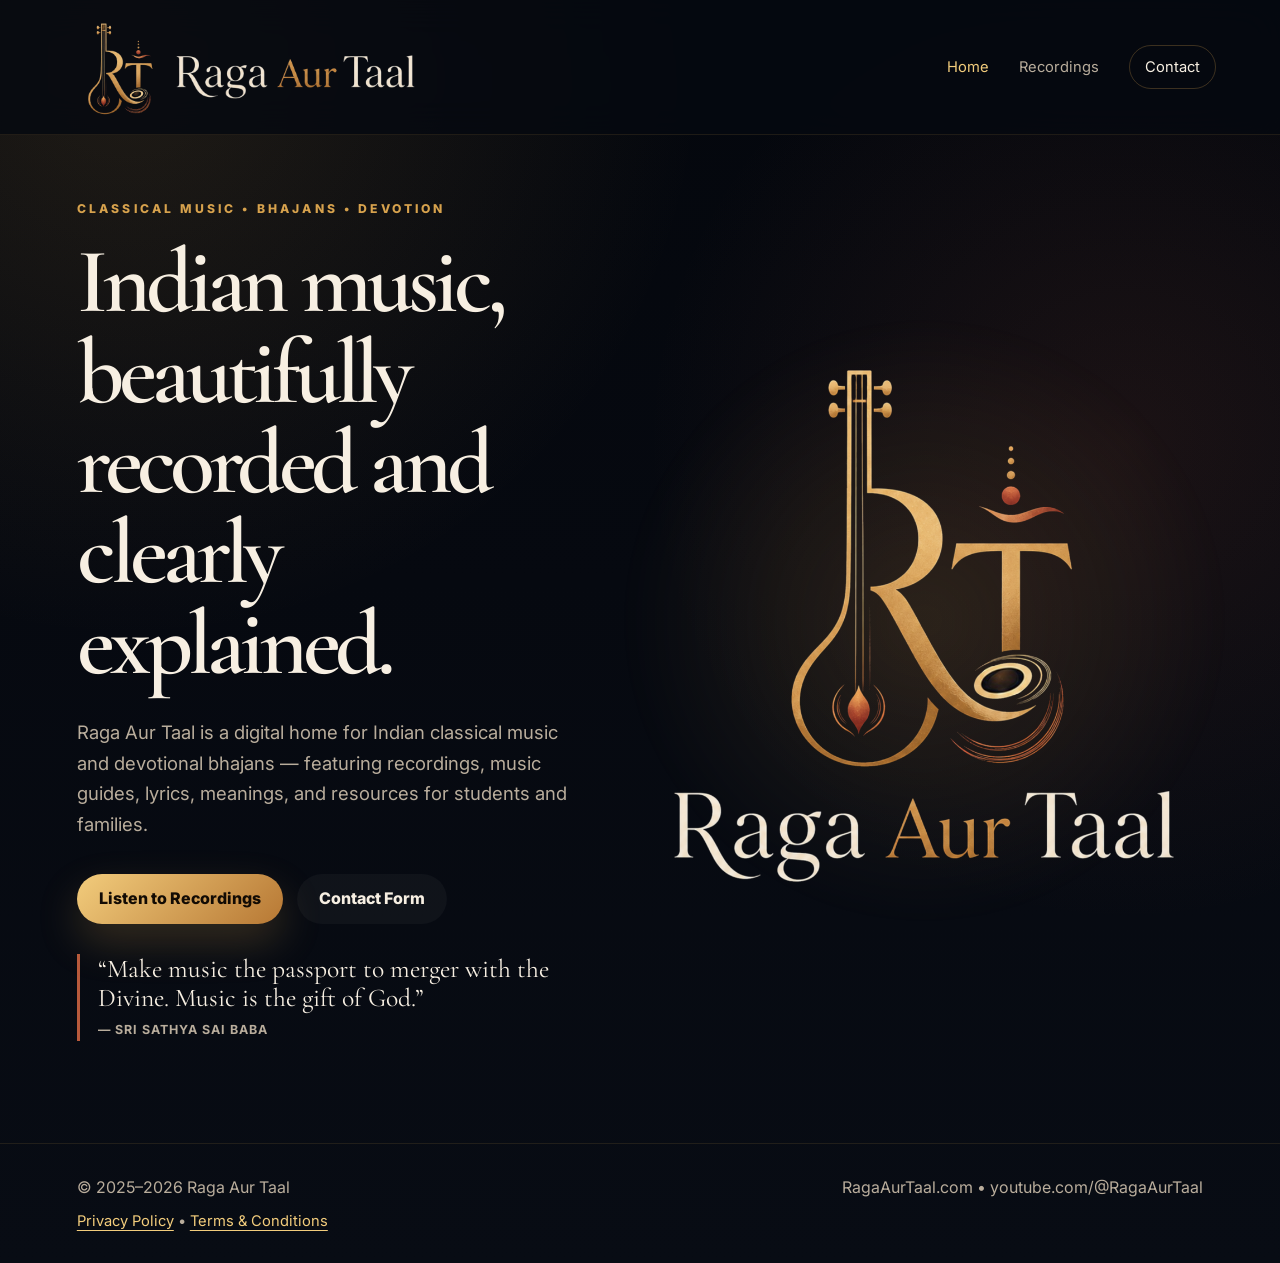
<file: index.html>
<!doctype html>
<html lang="en">
<head>
  <meta charset="utf-8" />
  <meta name="viewport" content="width=device-width, initial-scale=1" />
  <title>Raga Aur Taal | Indian Classical Music & Bhajans</title>
  <meta name="description" content="A modern archive for Indian classical music, devotional bhajans, recordings, raag and taal guides, and ABGMVM exam resources." />
  <meta property="og:type" content="website">
  <meta property="og:url" content="https://ragaaurtaal.com/">
  <meta property="og:title" content="Raga Aur Taal | Indian Classical Music & Bhajans">
  <meta property="og:description" content="A modern archive for Indian classical music, devotional bhajans, recordings, raag and taal guides.">
  <meta property="og:image" content="https://ragaaurtaal.com/assets/social-preview.png">
  <meta property="og:image:secure_url" content="https://ragaaurtaal.com/assets/social-preview.png">
  <meta property="og:image:width" content="1200">
  <meta property="og:image:height" content="630">
  <meta name="twitter:card" content="summary_large_image">
  <meta name="twitter:title" content="Raga Aur Taal | Indian Classical Music & Bhajans">
  <meta name="twitter:description" content="A modern archive for Indian classical music, devotional bhajans, recordings, raag and taal guides.">
  <meta name="twitter:image" content="https://ragaaurtaal.com/assets/social-preview.png">
  <link rel="icon" href="favicon.ico" sizes="any">
  <link rel="icon" type="image/png" href="assets/favicon.png">
  <link rel="preconnect" href="https://fonts.googleapis.com">
  <link rel="preconnect" href="https://fonts.gstatic.com" crossorigin>
  <link href="https://fonts.googleapis.com/css2?family=Cormorant+Garamond:wght@500;600;700&family=Inter:wght@400;500;600;700;800&display=swap" rel="stylesheet">
  <link rel="stylesheet" href="styles.css" />
</head>
<body>
  <header class="site-header">
    <a class="brand" href="index.html" aria-label="Raga Aur Taal home">
      <img src="assets/header-logo.png" alt="Raga Aur Taal" />
    </a>
    <button class="mobile-toggle" aria-expanded="false" aria-label="Open menu" type="button"><span></span><span></span><span></span></button>
    <nav class="nav" aria-label="Main navigation">
        <a class="active" href="index.html">Home</a>
        <a class="" href="https://www.youtube.com/@RagaAurTaal" target="_blank" rel="noopener">Recordings</a>
        <a class="nav-cta" href="contact.html">Contact</a>
    </nav>
  </header>
  <main>
    <section class="section hero">
      <div class="reveal">
        <p class="eyebrow">Classical Music • Bhajans • Devotion</p>
        <h1>Indian music, beautifully recorded and clearly explained.</h1>
        <p class="lede">Raga Aur Taal is a digital home for Indian classical music and devotional bhajans — featuring recordings, music guides, lyrics, meanings, and resources for students and families.</p>
        <div class="hero-actions">
          <a class="button primary" href="https://www.youtube.com/@RagaAurTaal" target="_blank" rel="noopener">Listen to Recordings</a>
          <a class="button ghost" href="https://forms.gle/VvjnWsrUGJwZeJvT8" target="_blank" rel="noopener">Contact Form</a>
        </div>
        <blockquote class="hero-quote" aria-label="Quote by Sri Sathya Sai Baba">
          <p>“Make music the passport to merger with the Divine. Music is the gift of God.”</p>
          <cite>— Sri Sathya Sai Baba</cite>
        </blockquote>
      </div>
      <div class="hero-image reveal delay-1">
        <img src="assets/hero-logo-v9.png" alt="Raga Aur Taal logo" />
      </div>
    </section>

  </main>
  <footer class="site-footer">
    <div>
      <p>© <span id="year"></span> Raga Aur Taal</p>
      <p class="footer-legal"><a href="privacy.html">Privacy Policy</a> • <a href="terms.html">Terms &amp; Conditions</a></p>
    </div>
    <p>RagaAurTaal.com • youtube.com/@RagaAurTaal</p>
  </footer>
  <script src="script.js"></script>
</body>
</html>
</file>
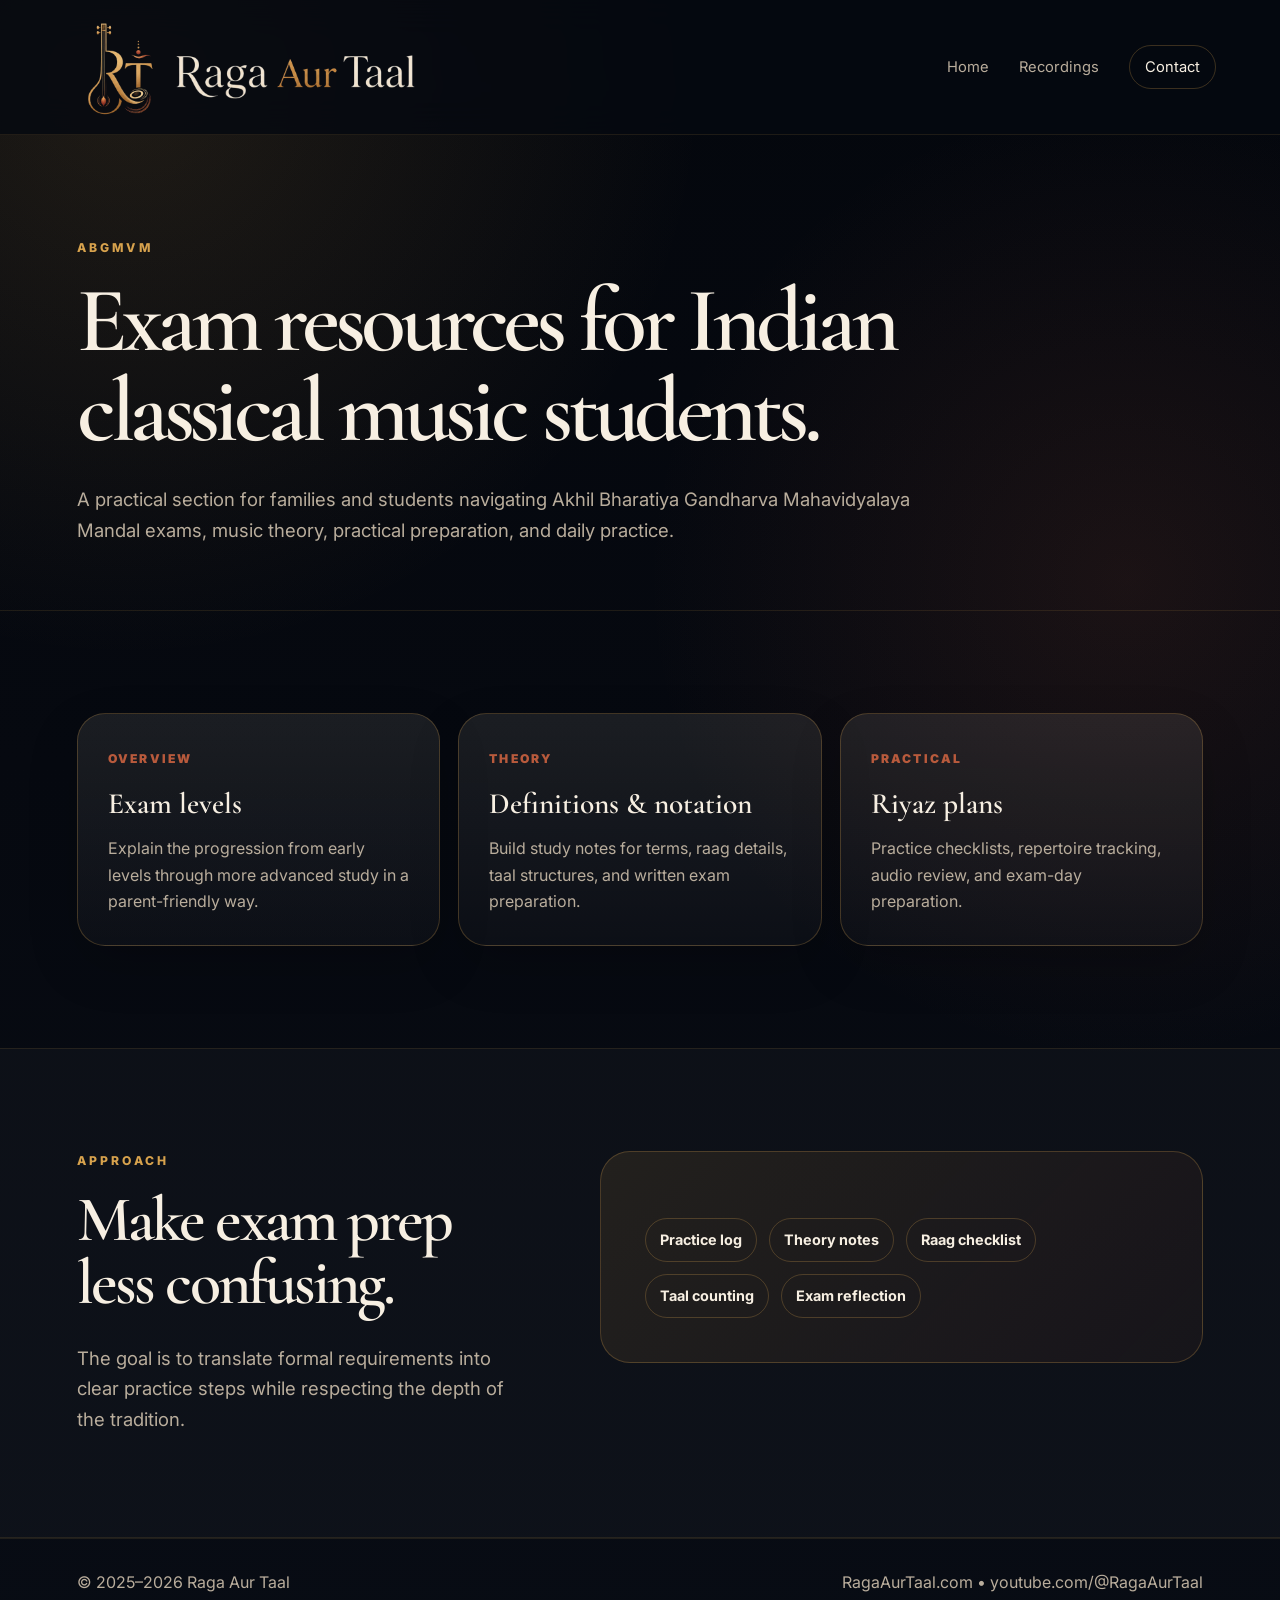
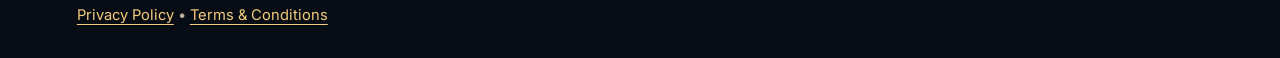
<file: abgmvm.html>
<!doctype html>
<html lang="en">
<head>
  <meta charset="utf-8" />
  <meta name="viewport" content="width=device-width, initial-scale=1" />
  <title>ABGMVM Exams | Raga Aur Taal</title>
  <meta name="description" content="ABGMVM Indian classical music exam resources, practice notes, theory support, and preparation guides." />
  <meta property="og:type" content="website">
  <meta property="og:url" content="https://ragaaurtaal.com/">
  <meta property="og:title" content="Raga Aur Taal | Indian Classical Music & Bhajans">
  <meta property="og:description" content="A modern archive for Indian classical music, devotional bhajans, recordings, raag and taal guides.">
  <meta property="og:image" content="https://ragaaurtaal.com/assets/social-preview.png">
  <meta property="og:image:secure_url" content="https://ragaaurtaal.com/assets/social-preview.png">
  <meta property="og:image:width" content="1200">
  <meta property="og:image:height" content="630">
  <meta name="twitter:card" content="summary_large_image">
  <meta name="twitter:title" content="Raga Aur Taal | Indian Classical Music & Bhajans">
  <meta name="twitter:description" content="A modern archive for Indian classical music, devotional bhajans, recordings, raag and taal guides.">
  <meta name="twitter:image" content="https://ragaaurtaal.com/assets/social-preview.png">
  <link rel="icon" href="favicon.ico" sizes="any">
  <link rel="icon" type="image/png" href="assets/favicon.png">
  <link rel="preconnect" href="https://fonts.googleapis.com">
  <link rel="preconnect" href="https://fonts.gstatic.com" crossorigin>
  <link href="https://fonts.googleapis.com/css2?family=Cormorant+Garamond:wght@500;600;700&family=Inter:wght@400;500;600;700;800&display=swap" rel="stylesheet">
  <link rel="stylesheet" href="styles.css" />
</head>
<body>
  <header class="site-header">
    <a class="brand" href="index.html" aria-label="Raga Aur Taal home">
      <img src="assets/header-logo.png" alt="Raga Aur Taal" />
    </a>
    <button class="mobile-toggle" aria-expanded="false" aria-label="Open menu" type="button"><span></span><span></span><span></span></button>
    <nav class="nav" aria-label="Main navigation">
        <a class="" href="index.html">Home</a>
        <a class="" href="https://www.youtube.com/@RagaAurTaal" target="_blank" rel="noopener">Recordings</a>
        <a class="nav-cta" href="contact.html">Contact</a>
    </nav>
  </header>
  <main>
    <section class="section page-hero reveal"><p class="eyebrow">ABGMVM</p><h1>Exam resources for Indian classical music students.</h1><p class="lede">A practical section for families and students navigating Akhil Bharatiya Gandharva Mahavidyalaya Mandal exams, music theory, practical preparation, and daily practice.</p></section>
    <section class="section grid-3"><article class="card reveal"><span class="num">Overview</span><h3>Exam levels</h3><p>Explain the progression from early levels through more advanced study in a parent-friendly way.</p></article><article class="card reveal delay-1"><span class="num">Theory</span><h3>Definitions & notation</h3><p>Build study notes for terms, raag details, taal structures, and written exam preparation.</p></article><article class="card reveal delay-2"><span class="num">Practical</span><h3>Riyaz plans</h3><p>Practice checklists, repertoire tracking, audio review, and exam-day preparation.</p></article></section>
    <section class="section split feature-band"><div class="reveal"><p class="eyebrow">Approach</p><h2>Make exam prep less confusing.</h2><p class="lede">The goal is to translate formal requirements into clear practice steps while respecting the depth of the tradition.</p></div><div class="panel reveal delay-1"><div class="kicker-links"><span class="pill">Practice log</span><span class="pill">Theory notes</span><span class="pill">Raag checklist</span><span class="pill">Taal counting</span><span class="pill">Exam reflection</span></div></div></section>
  </main>
  <footer class="site-footer">
    <div>
      <p>© <span id="year"></span> Raga Aur Taal</p>
      <p class="footer-legal"><a href="privacy.html">Privacy Policy</a> • <a href="terms.html">Terms &amp; Conditions</a></p>
    </div>
    <p>RagaAurTaal.com • youtube.com/@RagaAurTaal</p>
  </footer>
  <script src="script.js"></script>
</body>
</html>
</file>
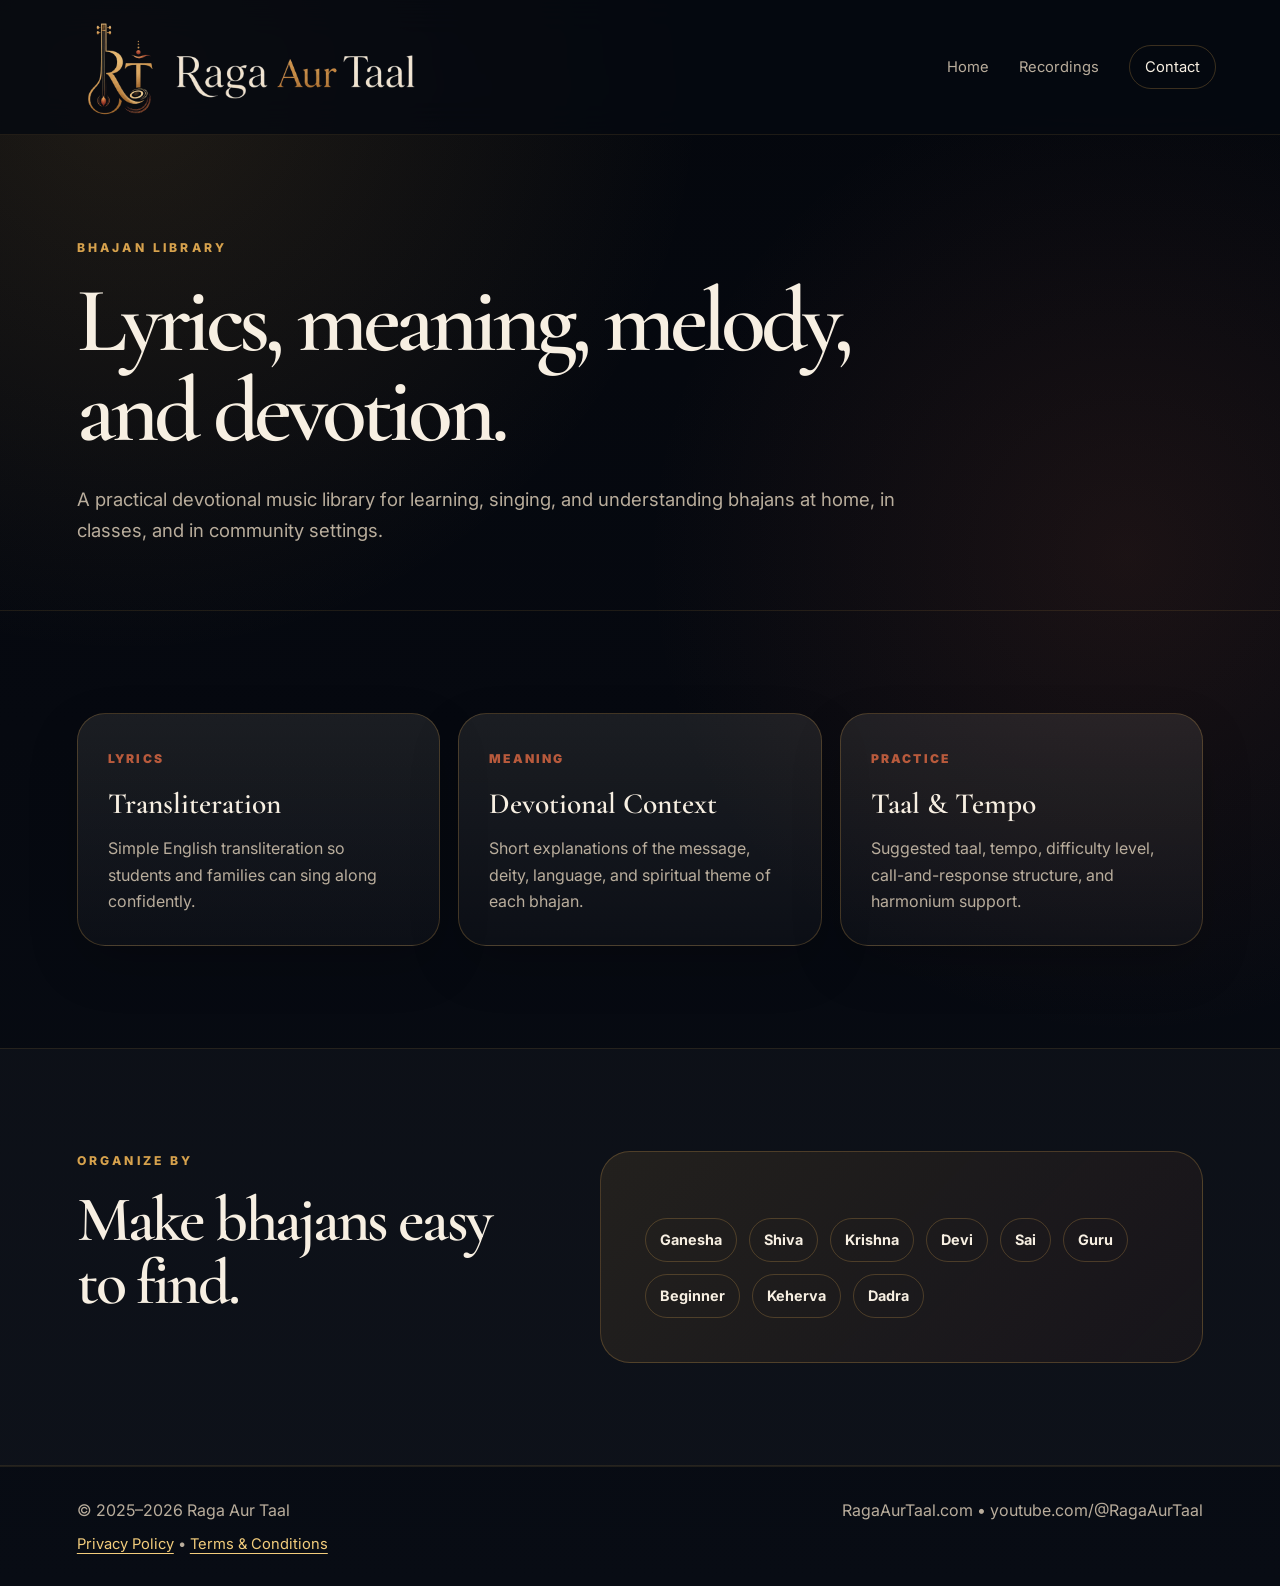
<file: bhajans.html>
<!doctype html>
<html lang="en">
<head>
  <meta charset="utf-8" />
  <meta name="viewport" content="width=device-width, initial-scale=1" />
  <title>Bhajan Library | Raga Aur Taal</title>
  <meta name="description" content="Bhajan library with lyrics, meanings, devotional context, taal notes, and learning resources." />
  <meta property="og:type" content="website">
  <meta property="og:url" content="https://ragaaurtaal.com/">
  <meta property="og:title" content="Raga Aur Taal | Indian Classical Music & Bhajans">
  <meta property="og:description" content="A modern archive for Indian classical music, devotional bhajans, recordings, raag and taal guides.">
  <meta property="og:image" content="https://ragaaurtaal.com/assets/social-preview.png">
  <meta property="og:image:secure_url" content="https://ragaaurtaal.com/assets/social-preview.png">
  <meta property="og:image:width" content="1200">
  <meta property="og:image:height" content="630">
  <meta name="twitter:card" content="summary_large_image">
  <meta name="twitter:title" content="Raga Aur Taal | Indian Classical Music & Bhajans">
  <meta name="twitter:description" content="A modern archive for Indian classical music, devotional bhajans, recordings, raag and taal guides.">
  <meta name="twitter:image" content="https://ragaaurtaal.com/assets/social-preview.png">
  <link rel="icon" href="favicon.ico" sizes="any">
  <link rel="icon" type="image/png" href="assets/favicon.png">
  <link rel="preconnect" href="https://fonts.googleapis.com">
  <link rel="preconnect" href="https://fonts.gstatic.com" crossorigin>
  <link href="https://fonts.googleapis.com/css2?family=Cormorant+Garamond:wght@500;600;700&family=Inter:wght@400;500;600;700;800&display=swap" rel="stylesheet">
  <link rel="stylesheet" href="styles.css" />
</head>
<body>
  <header class="site-header">
    <a class="brand" href="index.html" aria-label="Raga Aur Taal home">
      <img src="assets/header-logo.png" alt="Raga Aur Taal" />
    </a>
    <button class="mobile-toggle" aria-expanded="false" aria-label="Open menu" type="button"><span></span><span></span><span></span></button>
    <nav class="nav" aria-label="Main navigation">
        <a class="" href="index.html">Home</a>
        <a class="" href="https://www.youtube.com/@RagaAurTaal" target="_blank" rel="noopener">Recordings</a>
        <a class="nav-cta" href="contact.html">Contact</a>
    </nav>
  </header>
  <main>
    <section class="section page-hero reveal"><p class="eyebrow">Bhajan Library</p><h1>Lyrics, meaning, melody, and devotion.</h1><p class="lede">A practical devotional music library for learning, singing, and understanding bhajans at home, in classes, and in community settings.</p></section>
    <section class="section grid-3">
      <article class="card reveal"><span class="num">Lyrics</span><h3>Transliteration</h3><p>Simple English transliteration so students and families can sing along confidently.</p></article>
      <article class="card reveal delay-1"><span class="num">Meaning</span><h3>Devotional Context</h3><p>Short explanations of the message, deity, language, and spiritual theme of each bhajan.</p></article>
      <article class="card reveal delay-2"><span class="num">Practice</span><h3>Taal & Tempo</h3><p>Suggested taal, tempo, difficulty level, call-and-response structure, and harmonium support.</p></article>
    </section>
    <section class="section split feature-band"><div class="reveal"><p class="eyebrow">Organize by</p><h2>Make bhajans easy to find.</h2></div><div class="panel reveal delay-1"><div class="kicker-links"><span class="pill">Ganesha</span><span class="pill">Shiva</span><span class="pill">Krishna</span><span class="pill">Devi</span><span class="pill">Sai</span><span class="pill">Guru</span><span class="pill">Beginner</span><span class="pill">Keherva</span><span class="pill">Dadra</span></div></div></section>
  </main>
  <footer class="site-footer">
    <div>
      <p>© <span id="year"></span> Raga Aur Taal</p>
      <p class="footer-legal"><a href="privacy.html">Privacy Policy</a> • <a href="terms.html">Terms &amp; Conditions</a></p>
    </div>
    <p>RagaAurTaal.com • youtube.com/@RagaAurTaal</p>
  </footer>
  <script src="script.js"></script>
</body>
</html>
</file>
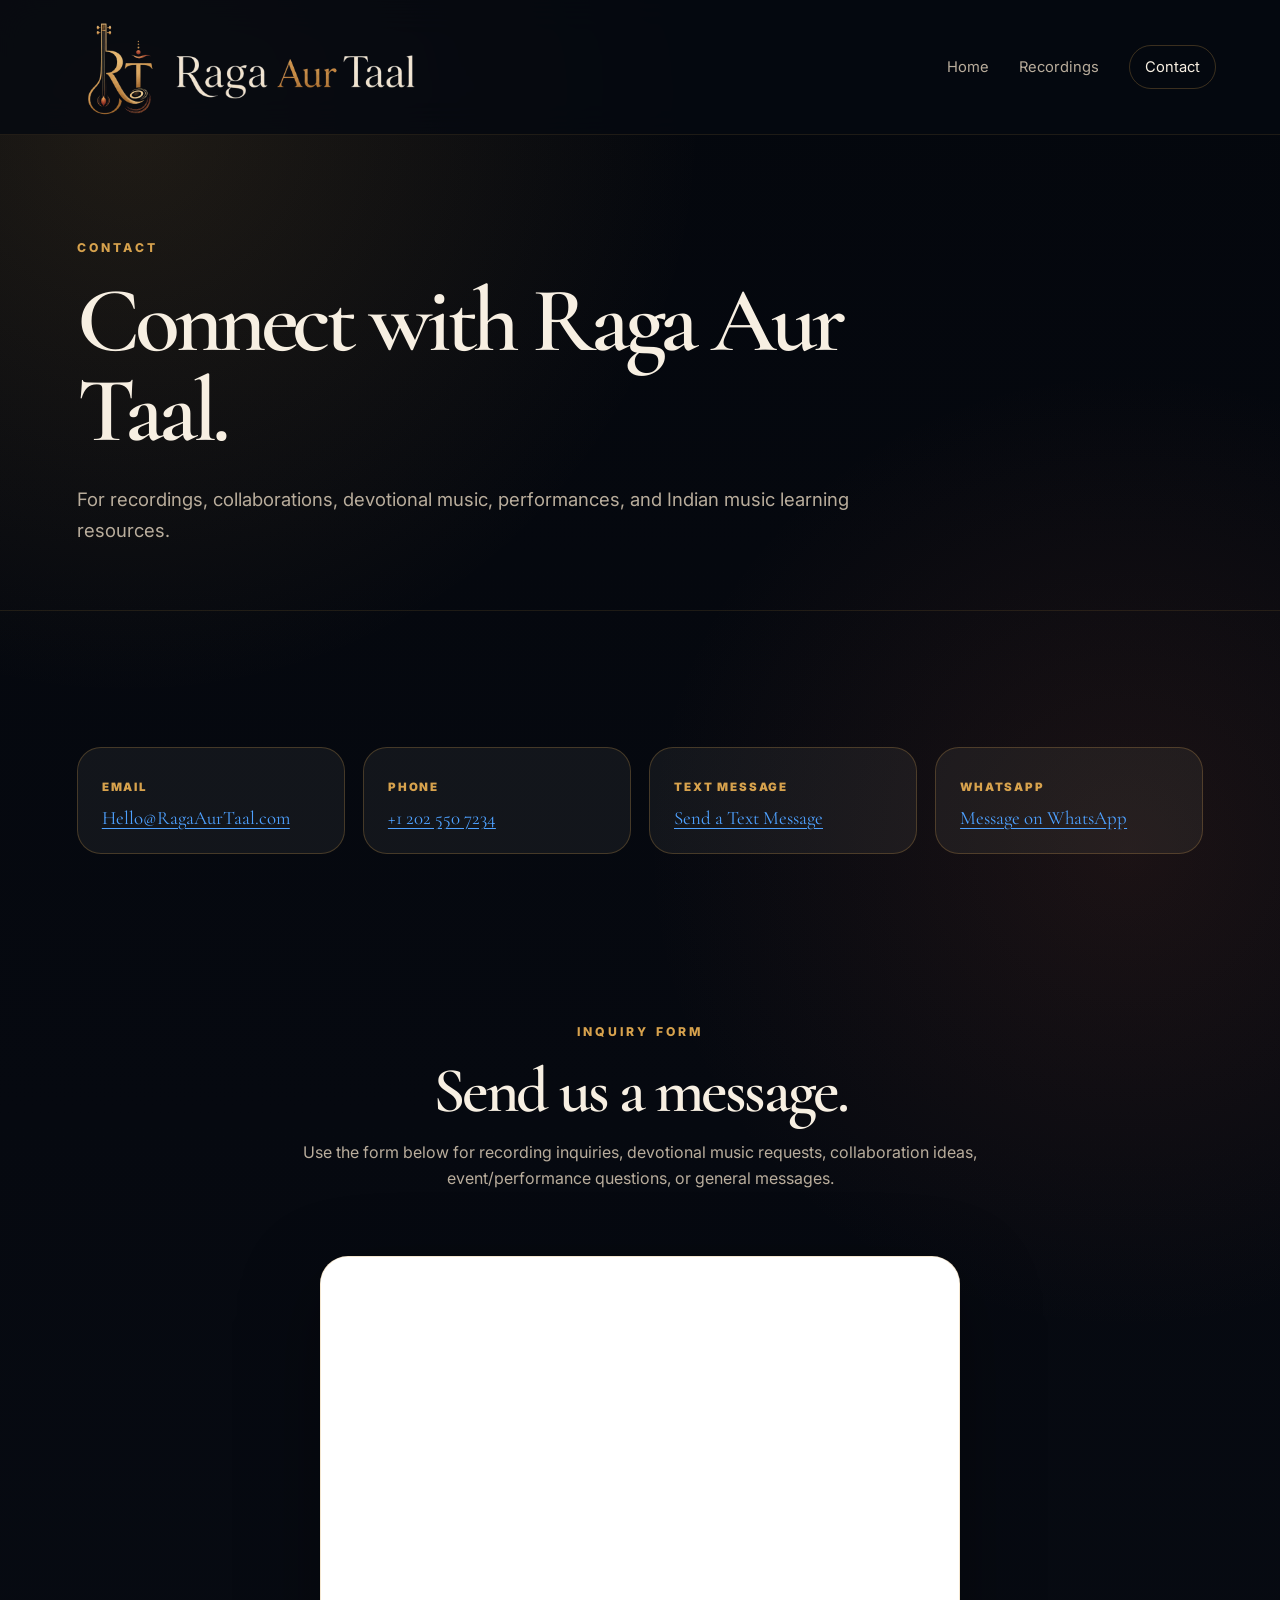
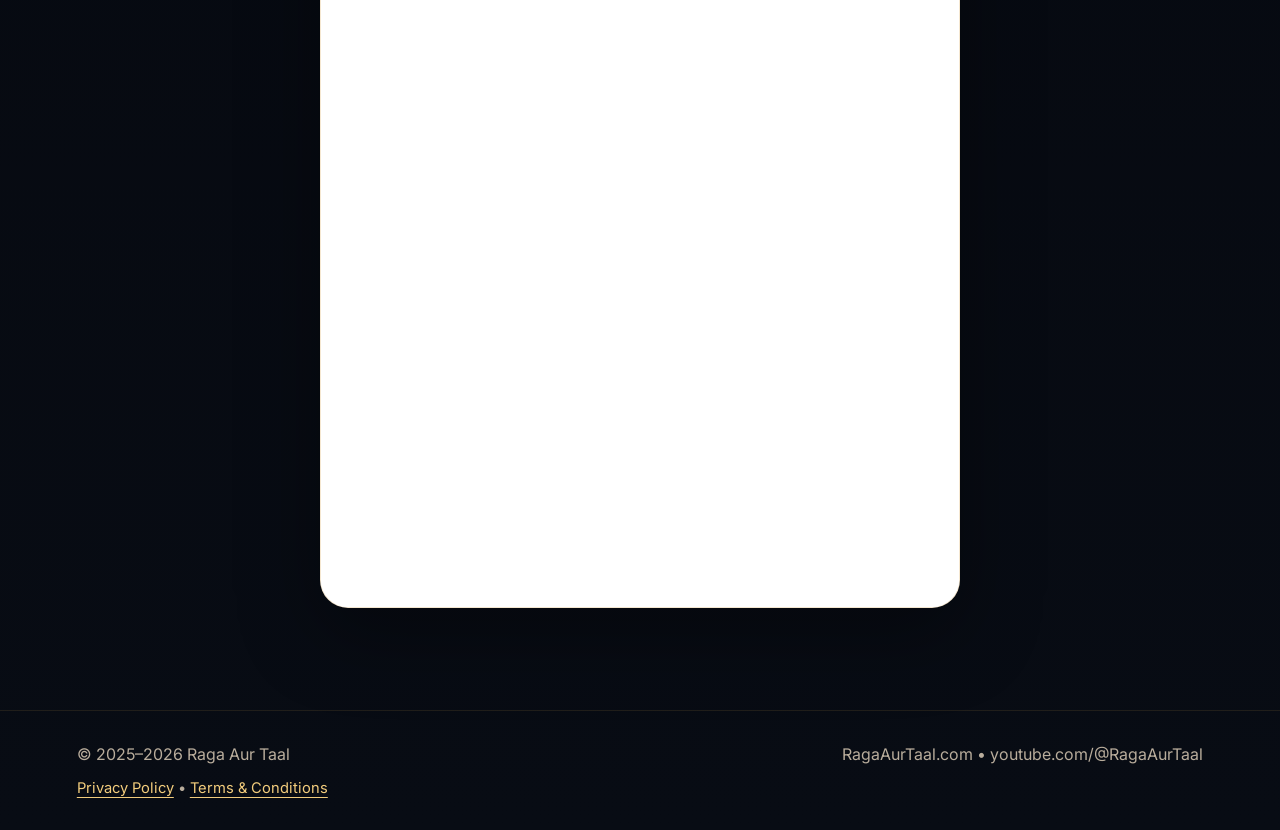
<file: contact.html>
<!doctype html>
<html lang="en">
<head>
  <meta charset="utf-8" />
  <meta name="viewport" content="width=device-width, initial-scale=1" />
  <title>Contact | Raga Aur Taal</title>
  <meta name="description" content="Contact Raga Aur Taal through our inquiry form, email, YouTube, website, phone, or WhatsApp." />
  <meta property="og:type" content="website">
  <meta property="og:url" content="https://ragaaurtaal.com/">
  <meta property="og:title" content="Raga Aur Taal | Indian Classical Music & Bhajans">
  <meta property="og:description" content="A modern archive for Indian classical music, devotional bhajans, recordings, raag and taal guides.">
  <meta property="og:image" content="https://ragaaurtaal.com/assets/social-preview.png">
  <meta property="og:image:secure_url" content="https://ragaaurtaal.com/assets/social-preview.png">
  <meta property="og:image:width" content="1200">
  <meta property="og:image:height" content="630">
  <meta name="twitter:card" content="summary_large_image">
  <meta name="twitter:title" content="Raga Aur Taal | Indian Classical Music & Bhajans">
  <meta name="twitter:description" content="A modern archive for Indian classical music, devotional bhajans, recordings, raag and taal guides.">
  <meta name="twitter:image" content="https://ragaaurtaal.com/assets/social-preview.png">
  <link rel="icon" href="favicon.ico" sizes="any">
  <link rel="icon" type="image/png" href="assets/favicon.png">
  <link rel="preconnect" href="https://fonts.googleapis.com">
  <link rel="preconnect" href="https://fonts.gstatic.com" crossorigin>
  <link href="https://fonts.googleapis.com/css2?family=Cormorant+Garamond:wght@500;600;700&family=Inter:wght@400;500;600;700;800&display=swap" rel="stylesheet">
  <link rel="stylesheet" href="styles.css" />
</head>
<body>
  <header class="site-header">
    <a class="brand" href="index.html" aria-label="Raga Aur Taal home">
      <img src="assets/header-logo.png" alt="Raga Aur Taal" />
    </a>
    <button class="mobile-toggle" aria-expanded="false" aria-label="Open menu" type="button"><span></span><span></span><span></span></button>
    <nav class="nav" aria-label="Main navigation">
        <a class="" href="index.html">Home</a>
        <a class="" href="https://www.youtube.com/@RagaAurTaal" target="_blank" rel="noopener">Recordings</a>
        <a class="nav-cta active" href="contact.html">Contact</a>
    </nav>
  </header>
  <main>
    <section class="section page-hero reveal"><p class="eyebrow">Contact</p><h1>Connect with Raga Aur Taal.</h1><p class="lede">For recordings, collaborations, devotional music, performances, and Indian music learning resources.</p></section>
    <section class="section contact-info-section"><div class="contact-grid reveal"><div class="contact-card"><span>Email</span><a href="mailto:Hello@RagaAurTaal.com">Hello@RagaAurTaal.com</a></div><div class="contact-card"><span>Phone</span><a href="tel:+12025507234">+1 202 550 7234</a></div><div class="contact-card"><span>Text Message</span><a id="sms-link" href="sms:+12025507234">Send a Text Message</a></div><div class="contact-card"><span>WhatsApp</span><a href="https://wa.me/12025507234" target="_blank" rel="noopener">Message on WhatsApp</a></div></div></section>
    <section class="section contact-form-section reveal">
      <div class="section-heading centered">
        <p class="eyebrow">Inquiry Form</p>
        <h2>Send us a message.</h2>
        <p>Use the form below for recording inquiries, devotional music requests, collaboration ideas, event/performance questions, or general messages.</p>
      </div>
      <div class="embedded-form-card">
        <iframe src="https://docs.google.com/forms/d/e/1FAIpQLSee47fcxXKbQPZ1i5RwvjCYXryB2O5Xkr7aom4K1mTsIGWLxQ/viewform?embedded=true" title="Raga Aur Taal contact form" width="640" height="1074" frameborder="0" marginheight="0" marginwidth="0">Loading…</iframe>
      </div>
    </section>
  </main>
  <footer class="site-footer">
    <div>
      <p>© <span id="year"></span> Raga Aur Taal</p>
      <p class="footer-legal"><a href="privacy.html">Privacy Policy</a> • <a href="terms.html">Terms &amp; Conditions</a></p>
    </div>
    <p>RagaAurTaal.com • youtube.com/@RagaAurTaal</p>
  </footer>
  <script src="script.js"></script>
</body>
</html>
</file>
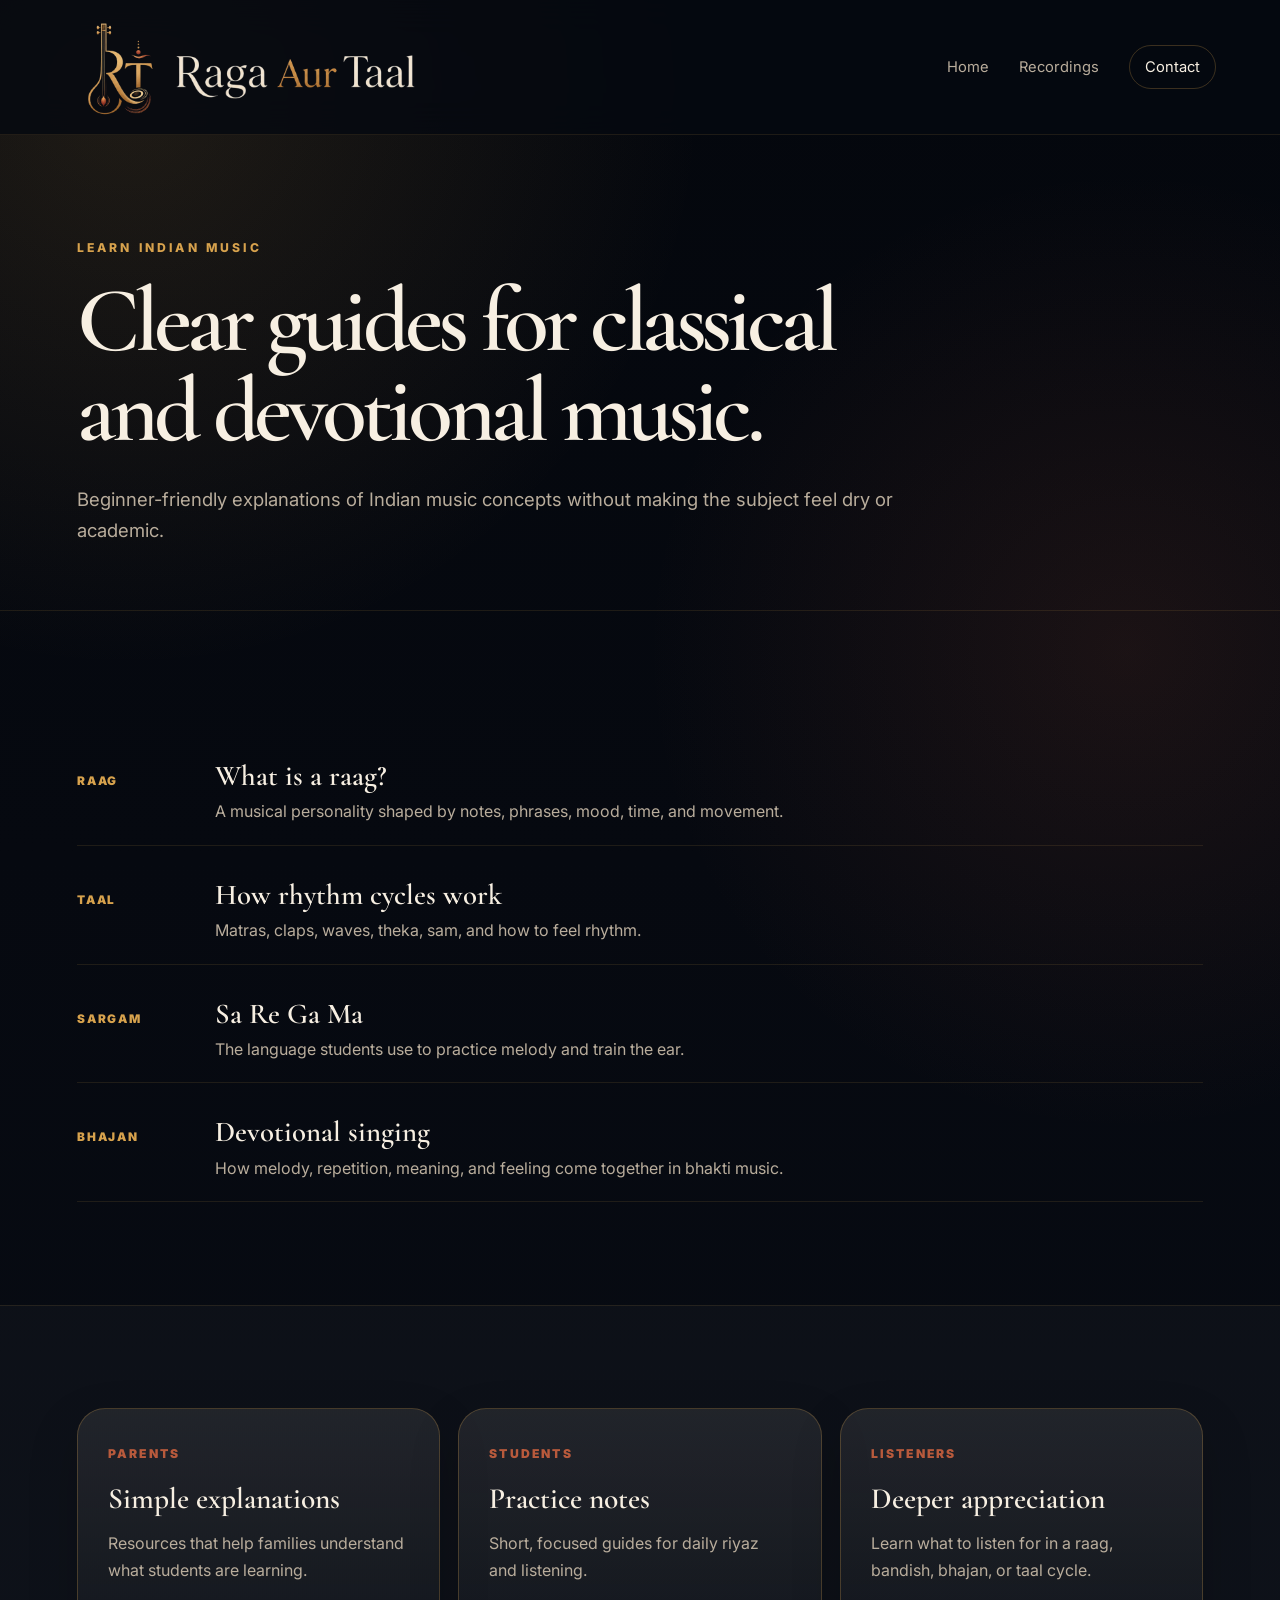
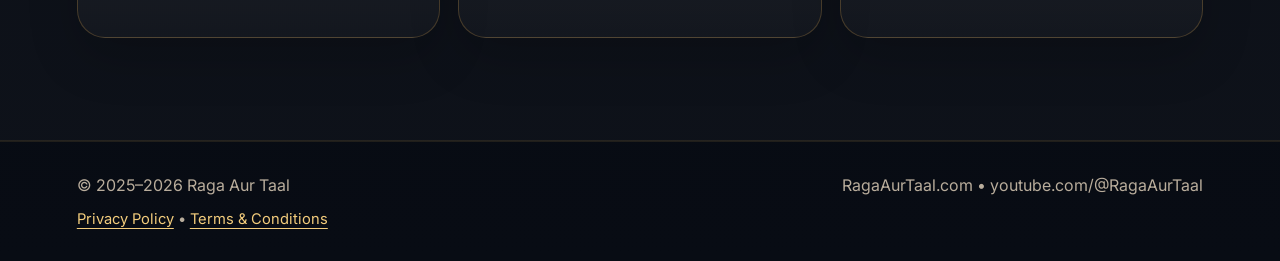
<file: learn.html>
<!doctype html>
<html lang="en">
<head>
  <meta charset="utf-8" />
  <meta name="viewport" content="width=device-width, initial-scale=1" />
  <title>Learn Indian Music | Raga Aur Taal</title>
  <meta name="description" content="Beginner-friendly guides to raag, taal, sargam, bhajan, and Indian classical music concepts." />
  <meta property="og:type" content="website">
  <meta property="og:url" content="https://ragaaurtaal.com/">
  <meta property="og:title" content="Raga Aur Taal | Indian Classical Music & Bhajans">
  <meta property="og:description" content="A modern archive for Indian classical music, devotional bhajans, recordings, raag and taal guides.">
  <meta property="og:image" content="https://ragaaurtaal.com/assets/social-preview.png">
  <meta property="og:image:secure_url" content="https://ragaaurtaal.com/assets/social-preview.png">
  <meta property="og:image:width" content="1200">
  <meta property="og:image:height" content="630">
  <meta name="twitter:card" content="summary_large_image">
  <meta name="twitter:title" content="Raga Aur Taal | Indian Classical Music & Bhajans">
  <meta name="twitter:description" content="A modern archive for Indian classical music, devotional bhajans, recordings, raag and taal guides.">
  <meta name="twitter:image" content="https://ragaaurtaal.com/assets/social-preview.png">
  <link rel="icon" href="favicon.ico" sizes="any">
  <link rel="icon" type="image/png" href="assets/favicon.png">
  <link rel="preconnect" href="https://fonts.googleapis.com">
  <link rel="preconnect" href="https://fonts.gstatic.com" crossorigin>
  <link href="https://fonts.googleapis.com/css2?family=Cormorant+Garamond:wght@500;600;700&family=Inter:wght@400;500;600;700;800&display=swap" rel="stylesheet">
  <link rel="stylesheet" href="styles.css" />
</head>
<body>
  <header class="site-header">
    <a class="brand" href="index.html" aria-label="Raga Aur Taal home">
      <img src="assets/header-logo.png" alt="Raga Aur Taal" />
    </a>
    <button class="mobile-toggle" aria-expanded="false" aria-label="Open menu" type="button"><span></span><span></span><span></span></button>
    <nav class="nav" aria-label="Main navigation">
        <a class="" href="index.html">Home</a>
        <a class="" href="https://www.youtube.com/@RagaAurTaal" target="_blank" rel="noopener">Recordings</a>
        <a class="nav-cta" href="contact.html">Contact</a>
    </nav>
  </header>
  <main>
    <section class="section page-hero reveal"><p class="eyebrow">Learn Indian Music</p><h1>Clear guides for classical and devotional music.</h1><p class="lede">Beginner-friendly explanations of Indian music concepts without making the subject feel dry or academic.</p></section>
    <section class="section"><div class="list reveal"><div class="list-item"><span>Raag</span><div><strong>What is a raag?</strong><p>A musical personality shaped by notes, phrases, mood, time, and movement.</p></div></div><div class="list-item"><span>Taal</span><div><strong>How rhythm cycles work</strong><p>Matras, claps, waves, theka, sam, and how to feel rhythm.</p></div></div><div class="list-item"><span>Sargam</span><div><strong>Sa Re Ga Ma</strong><p>The language students use to practice melody and train the ear.</p></div></div><div class="list-item"><span>Bhajan</span><div><strong>Devotional singing</strong><p>How melody, repetition, meaning, and feeling come together in bhakti music.</p></div></div></div></section>
    <section class="section grid-3 feature-band"><article class="card reveal"><span class="num">Parents</span><h3>Simple explanations</h3><p>Resources that help families understand what students are learning.</p></article><article class="card reveal delay-1"><span class="num">Students</span><h3>Practice notes</h3><p>Short, focused guides for daily riyaz and listening.</p></article><article class="card reveal delay-2"><span class="num">Listeners</span><h3>Deeper appreciation</h3><p>Learn what to listen for in a raag, bandish, bhajan, or taal cycle.</p></article></section>
  </main>
  <footer class="site-footer">
    <div>
      <p>© <span id="year"></span> Raga Aur Taal</p>
      <p class="footer-legal"><a href="privacy.html">Privacy Policy</a> • <a href="terms.html">Terms &amp; Conditions</a></p>
    </div>
    <p>RagaAurTaal.com • youtube.com/@RagaAurTaal</p>
  </footer>
  <script src="script.js"></script>
</body>
</html>
</file>
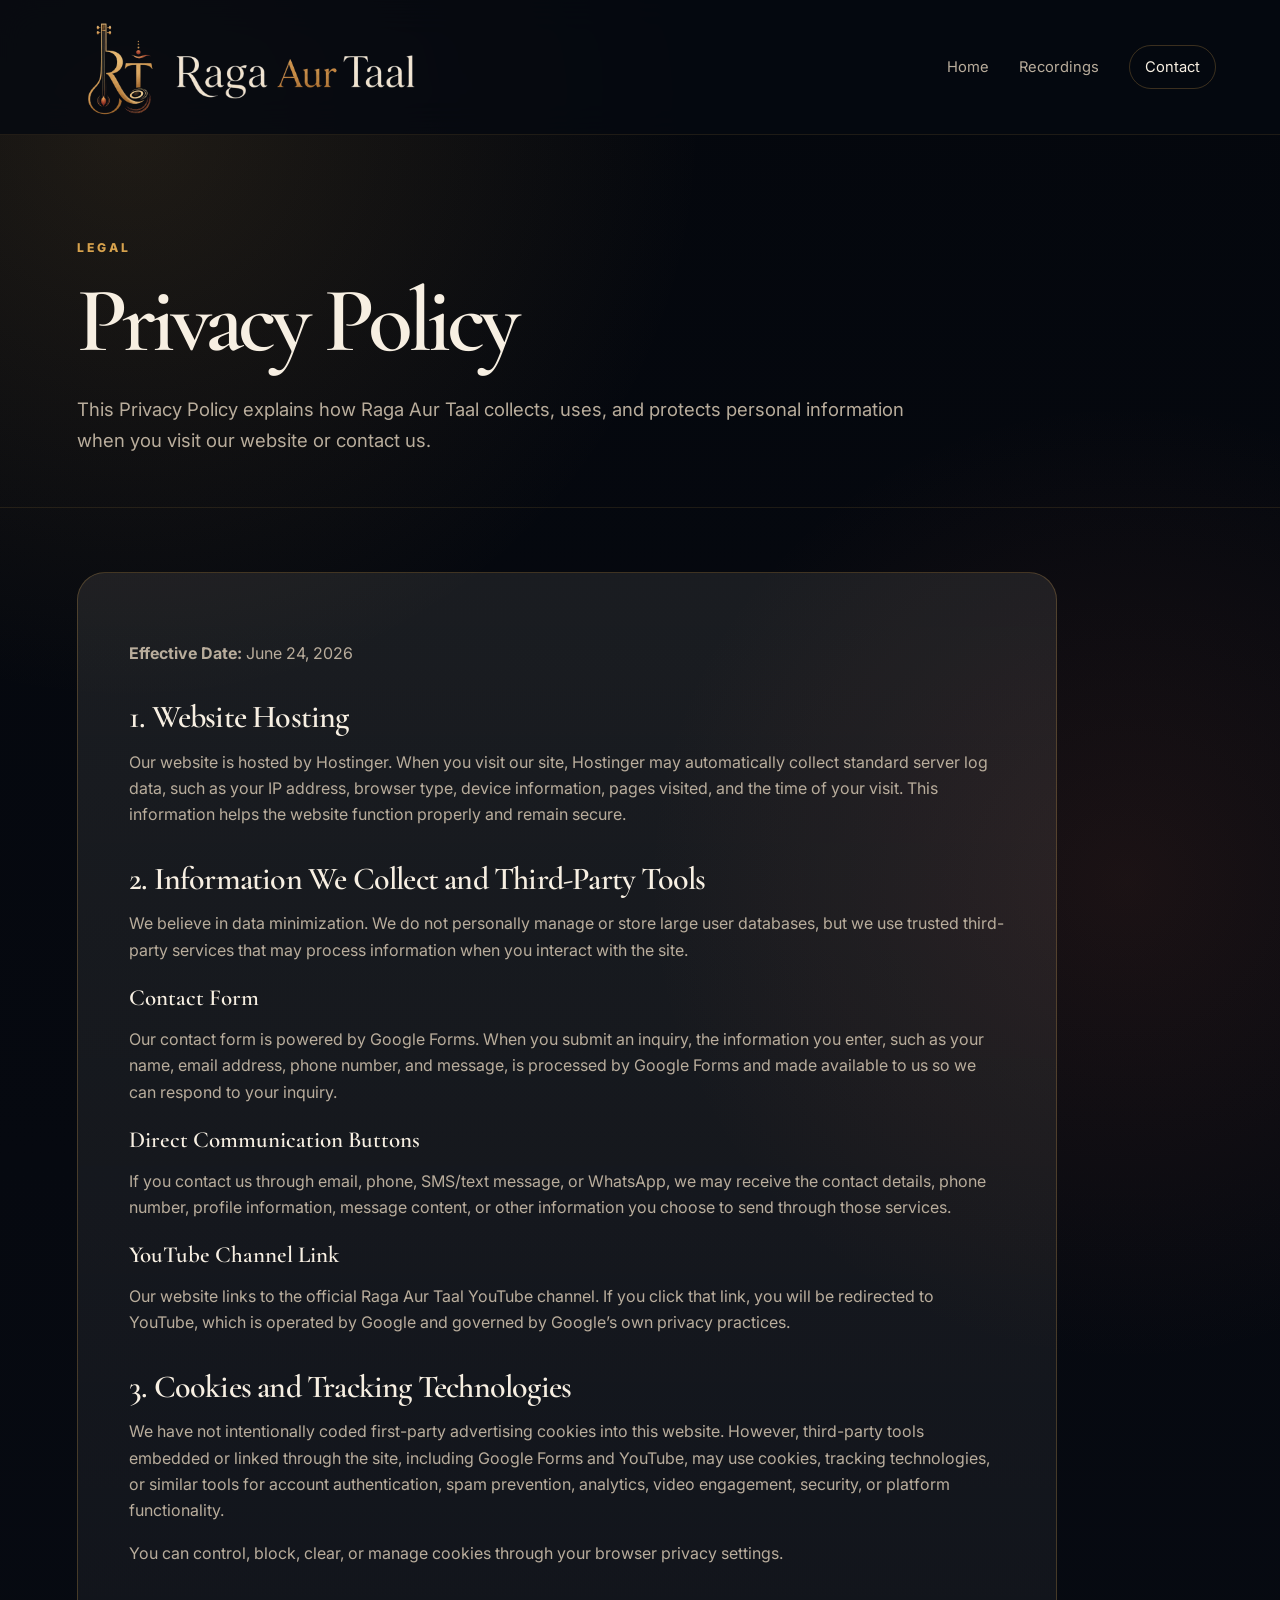
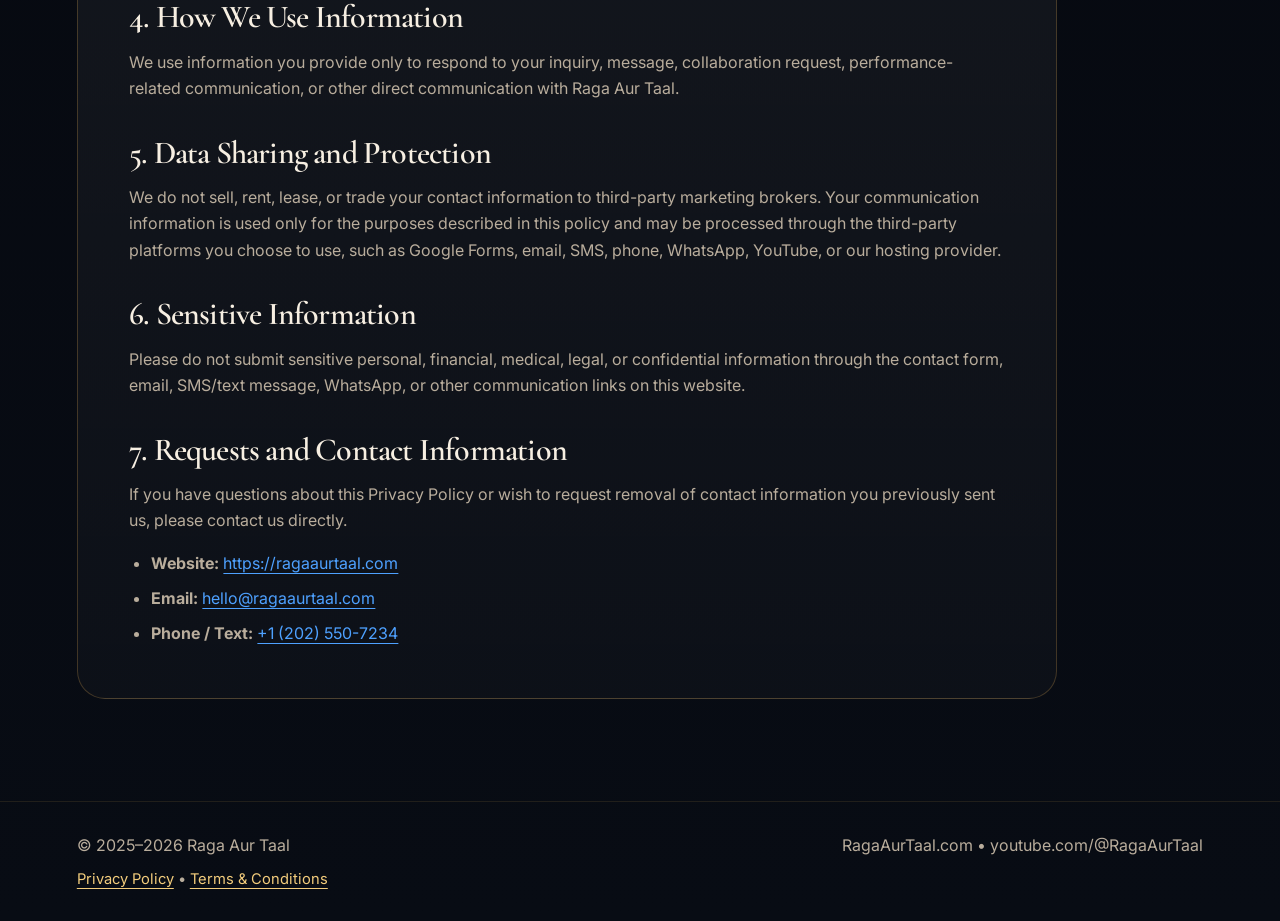
<file: privacy.html>
<!doctype html>
<html lang="en">
<head>
  <meta charset="utf-8" />
  <meta name="viewport" content="width=device-width, initial-scale=1" />
  <title>Privacy Policy | Raga Aur Taal</title>
  <meta name="description" content="Privacy Policy for Raga Aur Taal, explaining website hosting, contact forms, third-party tools, cookies, and contact information." />
  <meta property="og:type" content="website">
  <meta property="og:url" content="https://ragaaurtaal.com/">
  <meta property="og:title" content="Raga Aur Taal | Indian Classical Music & Bhajans">
  <meta property="og:description" content="A modern archive for Indian classical music, devotional bhajans, recordings, raag and taal guides.">
  <meta property="og:image" content="https://ragaaurtaal.com/assets/social-preview.png">
  <meta property="og:image:secure_url" content="https://ragaaurtaal.com/assets/social-preview.png">
  <meta property="og:image:width" content="1200">
  <meta property="og:image:height" content="630">
  <meta name="twitter:card" content="summary_large_image">
  <meta name="twitter:title" content="Raga Aur Taal | Indian Classical Music & Bhajans">
  <meta name="twitter:description" content="A modern archive for Indian classical music, devotional bhajans, recordings, raag and taal guides.">
  <meta name="twitter:image" content="https://ragaaurtaal.com/assets/social-preview.png">
  <link rel="icon" href="favicon.ico" sizes="any">
  <link rel="icon" type="image/png" href="assets/favicon.png">
  <link rel="preconnect" href="https://fonts.googleapis.com">
  <link rel="preconnect" href="https://fonts.gstatic.com" crossorigin>
  <link href="https://fonts.googleapis.com/css2?family=Cormorant+Garamond:wght@500;600;700&family=Inter:wght@400;500;600;700;800&display=swap" rel="stylesheet">
  <link rel="stylesheet" href="styles.css" />
</head>
<body>
  <header class="site-header">
    <a class="brand" href="index.html" aria-label="Raga Aur Taal home">
      <img src="assets/header-logo.png" alt="Raga Aur Taal" />
    </a>
    <button class="mobile-toggle" aria-expanded="false" aria-label="Open menu" type="button"><span></span><span></span><span></span></button>
    <nav class="nav" aria-label="Main navigation">
        <a class="" href="index.html">Home</a>
        <a class="" href="https://www.youtube.com/@RagaAurTaal" target="_blank" rel="noopener">Recordings</a>
        <a class="nav-cta" href="contact.html">Contact</a>
    </nav>
  </header>
  <main>

<section class="section page-hero legal-hero">
  <p class="eyebrow">Legal</p>
  <h1>Privacy Policy</h1>
  <p class="lede">This Privacy Policy explains how Raga Aur Taal collects, uses, and protects personal information when you visit our website or contact us.</p>
</section>

<section class="section legal-section">
  <div class="legal-content">
    <p><strong>Effective Date:</strong> June 24, 2026</p>

    <h2>1. Website Hosting</h2>
    <p>Our website is hosted by Hostinger. When you visit our site, Hostinger may automatically collect standard server log data, such as your IP address, browser type, device information, pages visited, and the time of your visit. This information helps the website function properly and remain secure.</p>

    <h2>2. Information We Collect and Third-Party Tools</h2>
    <p>We believe in data minimization. We do not personally manage or store large user databases, but we use trusted third-party services that may process information when you interact with the site.</p>

    <h3>Contact Form</h3>
    <p>Our contact form is powered by Google Forms. When you submit an inquiry, the information you enter, such as your name, email address, phone number, and message, is processed by Google Forms and made available to us so we can respond to your inquiry.</p>

    <h3>Direct Communication Buttons</h3>
    <p>If you contact us through email, phone, SMS/text message, or WhatsApp, we may receive the contact details, phone number, profile information, message content, or other information you choose to send through those services.</p>

    <h3>YouTube Channel Link</h3>
    <p>Our website links to the official Raga Aur Taal YouTube channel. If you click that link, you will be redirected to YouTube, which is operated by Google and governed by Google’s own privacy practices.</p>

    <h2>3. Cookies and Tracking Technologies</h2>
    <p>We have not intentionally coded first-party advertising cookies into this website. However, third-party tools embedded or linked through the site, including Google Forms and YouTube, may use cookies, tracking technologies, or similar tools for account authentication, spam prevention, analytics, video engagement, security, or platform functionality.</p>
    <p>You can control, block, clear, or manage cookies through your browser privacy settings.</p>

    <h2>4. How We Use Information</h2>
    <p>We use information you provide only to respond to your inquiry, message, collaboration request, performance-related communication, or other direct communication with Raga Aur Taal.</p>

    <h2>5. Data Sharing and Protection</h2>
    <p>We do not sell, rent, lease, or trade your contact information to third-party marketing brokers. Your communication information is used only for the purposes described in this policy and may be processed through the third-party platforms you choose to use, such as Google Forms, email, SMS, phone, WhatsApp, YouTube, or our hosting provider.</p>

    <h2>6. Sensitive Information</h2>
    <p>Please do not submit sensitive personal, financial, medical, legal, or confidential information through the contact form, email, SMS/text message, WhatsApp, or other communication links on this website.</p>

    <h2>7. Requests and Contact Information</h2>
    <p>If you have questions about this Privacy Policy or wish to request removal of contact information you previously sent us, please contact us directly.</p>

    <ul>
      <li><strong>Website:</strong> <a href="https://ragaaurtaal.com">https://ragaaurtaal.com</a></li>
      <li><strong>Email:</strong> <a href="mailto:hello@ragaaurtaal.com">hello@ragaaurtaal.com</a></li>
      <li><strong>Phone / Text:</strong> <a href="tel:+12025507234">+1 (202) 550-7234</a></li>
    </ul>
  </div>
</section>

  </main>
  <footer class="site-footer">
    <div>
      <p>© <span id="year"></span> Raga Aur Taal</p>
      <p class="footer-legal"><a href="privacy.html">Privacy Policy</a> • <a href="terms.html">Terms &amp; Conditions</a></p>
    </div>
    <p>RagaAurTaal.com • youtube.com/@RagaAurTaal</p>
  </footer>
  <script src="script.js"></script>
</body>
</html>
</file>
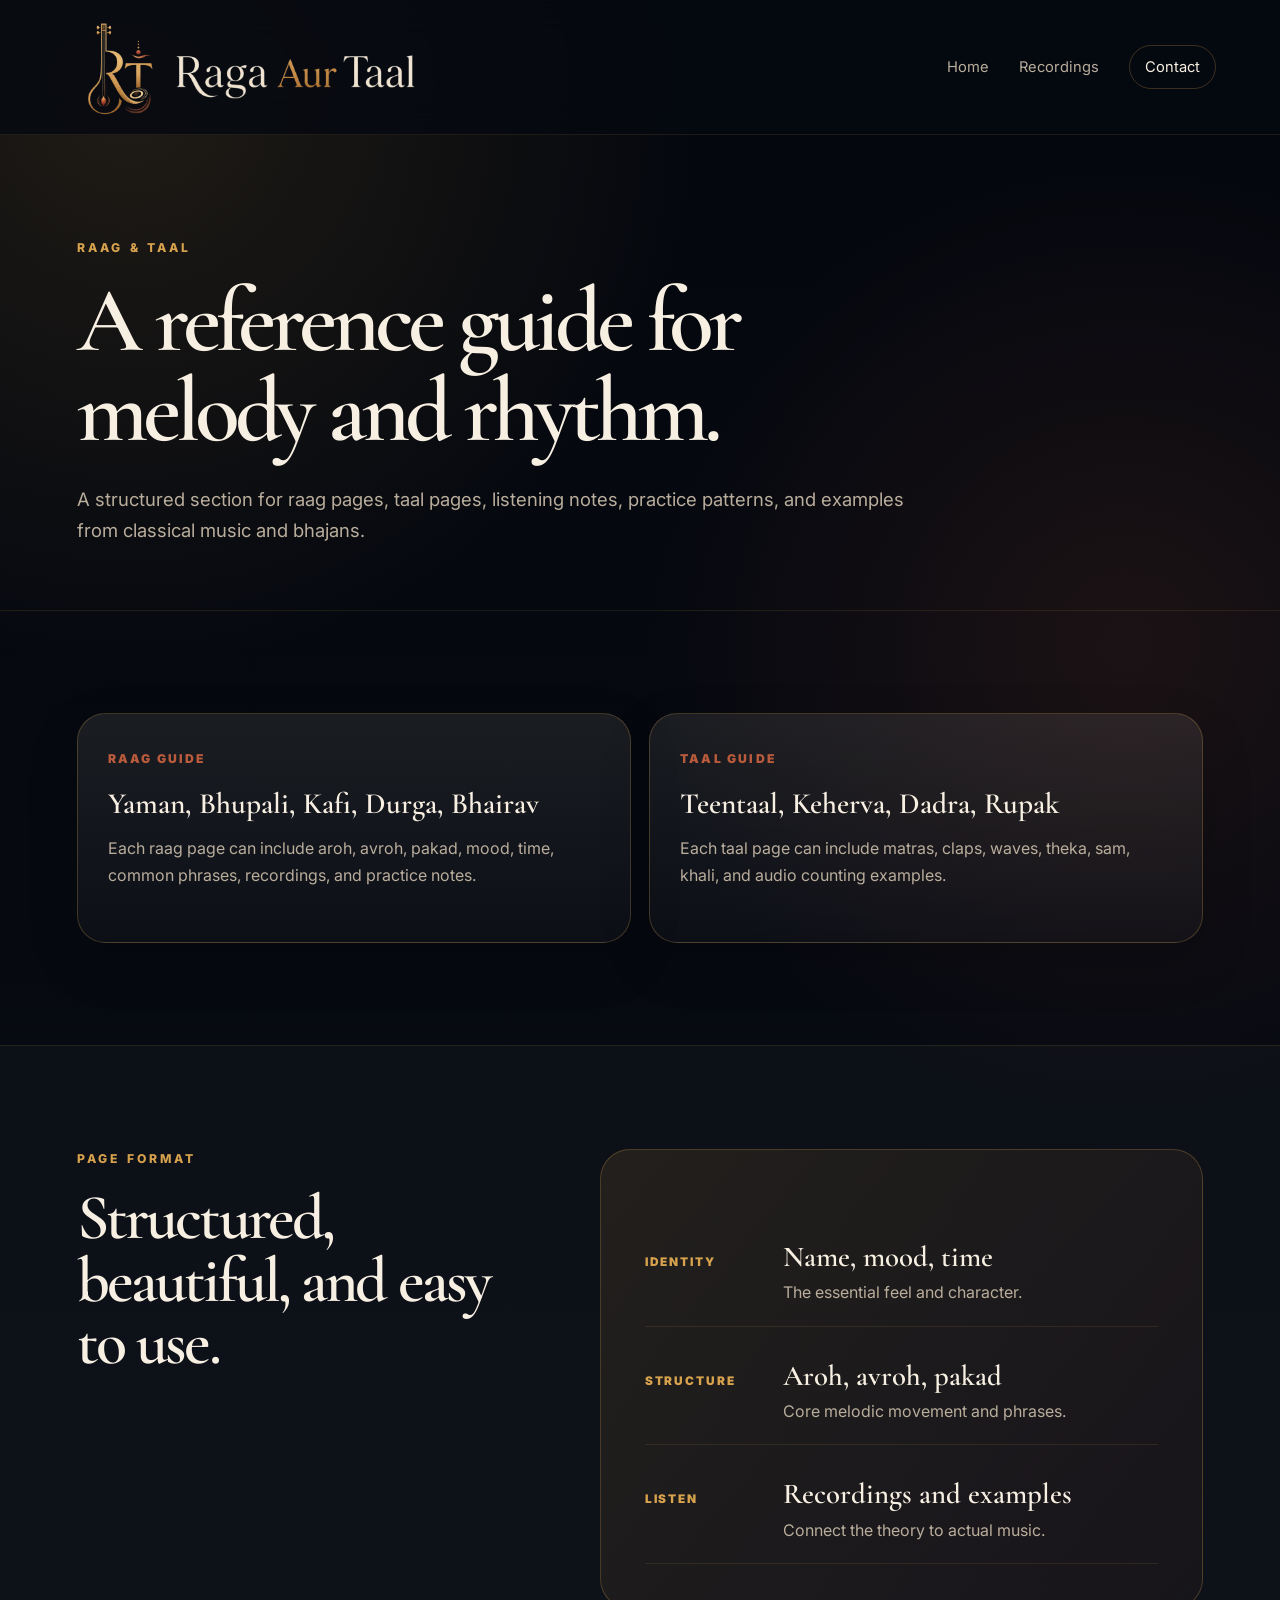
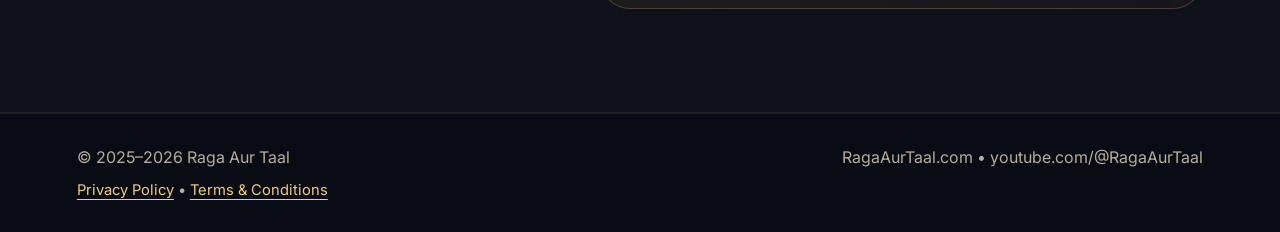
<file: raag-taal.html>
<!doctype html>
<html lang="en">
<head>
  <meta charset="utf-8" />
  <meta name="viewport" content="width=device-width, initial-scale=1" />
  <title>Raag & Taal | Raga Aur Taal</title>
  <meta name="description" content="Raag and taal reference guide for Indian classical music students and listeners." />
  <meta property="og:type" content="website">
  <meta property="og:url" content="https://ragaaurtaal.com/">
  <meta property="og:title" content="Raga Aur Taal | Indian Classical Music & Bhajans">
  <meta property="og:description" content="A modern archive for Indian classical music, devotional bhajans, recordings, raag and taal guides.">
  <meta property="og:image" content="https://ragaaurtaal.com/assets/social-preview.png">
  <meta property="og:image:secure_url" content="https://ragaaurtaal.com/assets/social-preview.png">
  <meta property="og:image:width" content="1200">
  <meta property="og:image:height" content="630">
  <meta name="twitter:card" content="summary_large_image">
  <meta name="twitter:title" content="Raga Aur Taal | Indian Classical Music & Bhajans">
  <meta name="twitter:description" content="A modern archive for Indian classical music, devotional bhajans, recordings, raag and taal guides.">
  <meta name="twitter:image" content="https://ragaaurtaal.com/assets/social-preview.png">
  <link rel="icon" href="favicon.ico" sizes="any">
  <link rel="icon" type="image/png" href="assets/favicon.png">
  <link rel="preconnect" href="https://fonts.googleapis.com">
  <link rel="preconnect" href="https://fonts.gstatic.com" crossorigin>
  <link href="https://fonts.googleapis.com/css2?family=Cormorant+Garamond:wght@500;600;700&family=Inter:wght@400;500;600;700;800&display=swap" rel="stylesheet">
  <link rel="stylesheet" href="styles.css" />
</head>
<body>
  <header class="site-header">
    <a class="brand" href="index.html" aria-label="Raga Aur Taal home">
      <img src="assets/header-logo.png" alt="Raga Aur Taal" />
    </a>
    <button class="mobile-toggle" aria-expanded="false" aria-label="Open menu" type="button"><span></span><span></span><span></span></button>
    <nav class="nav" aria-label="Main navigation">
        <a class="" href="index.html">Home</a>
        <a class="" href="https://www.youtube.com/@RagaAurTaal" target="_blank" rel="noopener">Recordings</a>
        <a class="nav-cta" href="contact.html">Contact</a>
    </nav>
  </header>
  <main>
    <section class="section page-hero reveal"><p class="eyebrow">Raag & Taal</p><h1>A reference guide for melody and rhythm.</h1><p class="lede">A structured section for raag pages, taal pages, listening notes, practice patterns, and examples from classical music and bhajans.</p></section>
    <section class="section grid-2">
      <article class="card reveal"><span class="num">Raag Guide</span><h3>Yaman, Bhupali, Kafi, Durga, Bhairav</h3><p>Each raag page can include aroh, avroh, pakad, mood, time, common phrases, recordings, and practice notes.</p></article>
      <article class="card reveal delay-1"><span class="num">Taal Guide</span><h3>Teentaal, Keherva, Dadra, Rupak</h3><p>Each taal page can include matras, claps, waves, theka, sam, khali, and audio counting examples.</p></article>
    </section>
    <section class="section split feature-band"><div class="reveal"><p class="eyebrow">Page format</p><h2>Structured, beautiful, and easy to use.</h2></div><div class="panel reveal delay-1"><div class="list"><div class="list-item"><span>Identity</span><div><strong>Name, mood, time</strong><p>The essential feel and character.</p></div></div><div class="list-item"><span>Structure</span><div><strong>Aroh, avroh, pakad</strong><p>Core melodic movement and phrases.</p></div></div><div class="list-item"><span>Listen</span><div><strong>Recordings and examples</strong><p>Connect the theory to actual music.</p></div></div></div></div></section>
  </main>
  <footer class="site-footer">
    <div>
      <p>© <span id="year"></span> Raga Aur Taal</p>
      <p class="footer-legal"><a href="privacy.html">Privacy Policy</a> • <a href="terms.html">Terms &amp; Conditions</a></p>
    </div>
    <p>RagaAurTaal.com • youtube.com/@RagaAurTaal</p>
  </footer>
  <script src="script.js"></script>
</body>
</html>
</file>
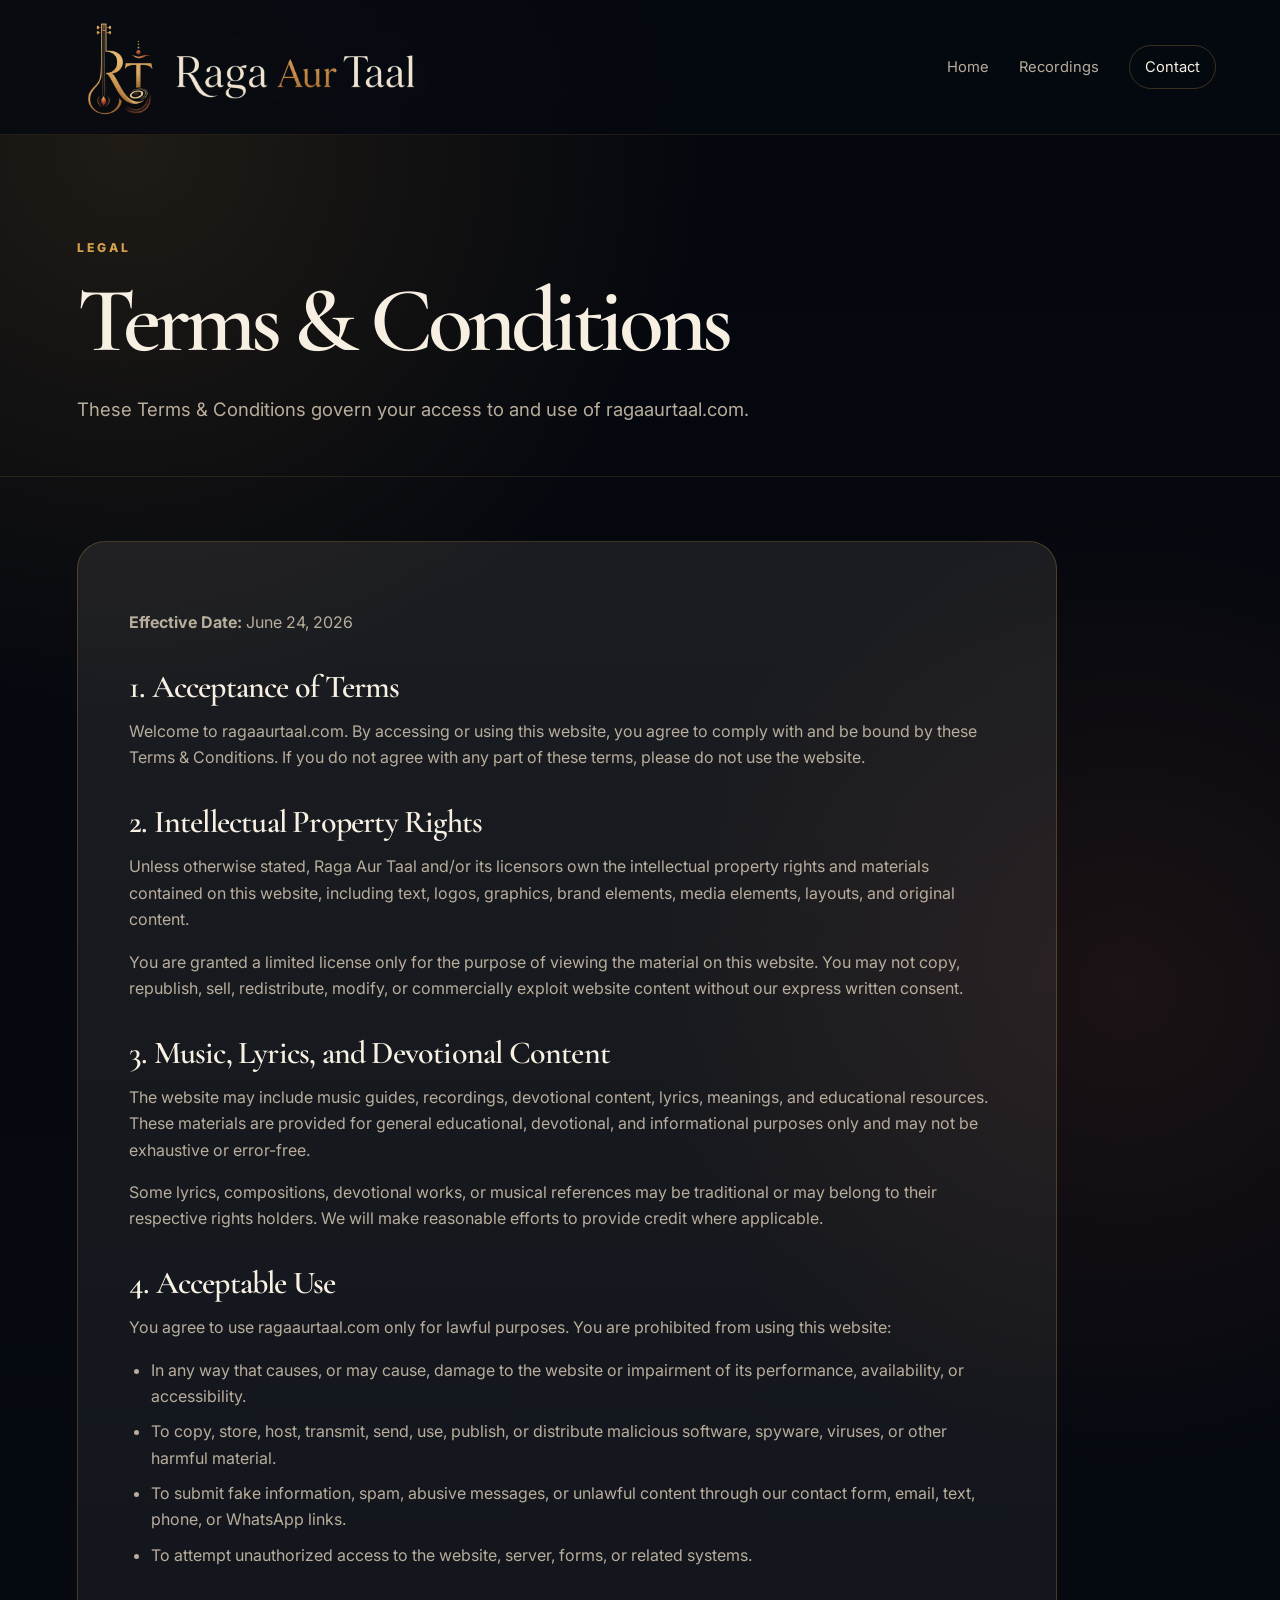
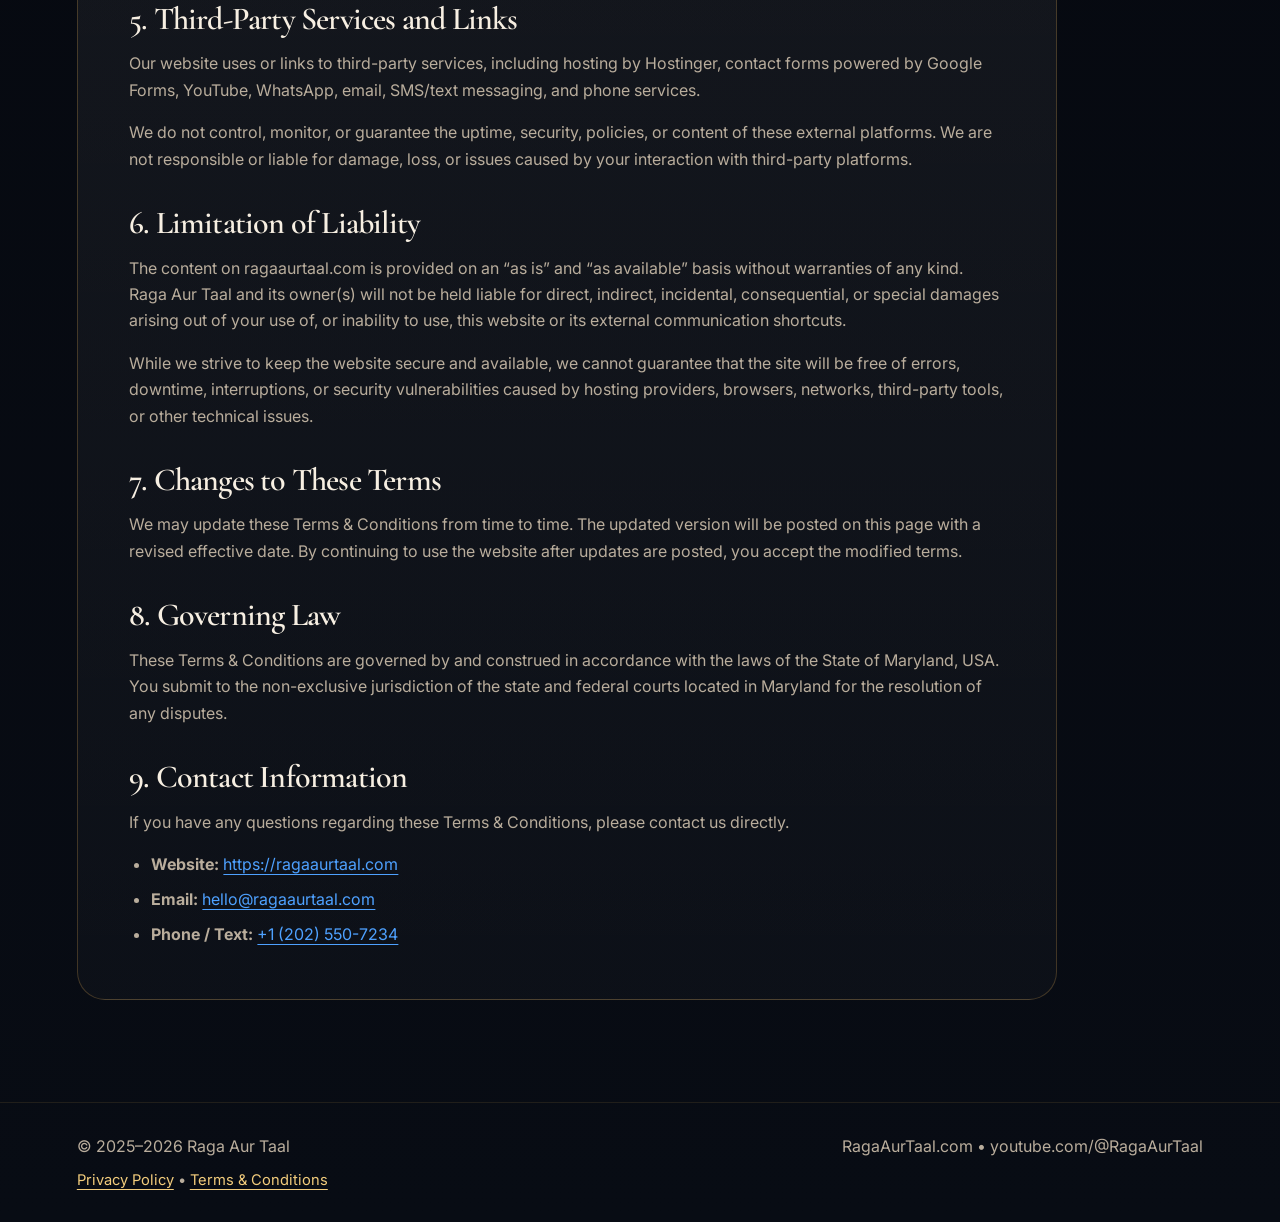
<file: terms.html>
<!doctype html>
<html lang="en">
<head>
  <meta charset="utf-8" />
  <meta name="viewport" content="width=device-width, initial-scale=1" />
  <title>Terms &amp; Conditions | Raga Aur Taal</title>
  <meta name="description" content="Terms and Conditions for Raga Aur Taal, covering website use, intellectual property, third-party links, limitations, and Maryland governing law." />
  <meta property="og:type" content="website">
  <meta property="og:url" content="https://ragaaurtaal.com/">
  <meta property="og:title" content="Raga Aur Taal | Indian Classical Music & Bhajans">
  <meta property="og:description" content="A modern archive for Indian classical music, devotional bhajans, recordings, raag and taal guides.">
  <meta property="og:image" content="https://ragaaurtaal.com/assets/social-preview.png">
  <meta property="og:image:secure_url" content="https://ragaaurtaal.com/assets/social-preview.png">
  <meta property="og:image:width" content="1200">
  <meta property="og:image:height" content="630">
  <meta name="twitter:card" content="summary_large_image">
  <meta name="twitter:title" content="Raga Aur Taal | Indian Classical Music & Bhajans">
  <meta name="twitter:description" content="A modern archive for Indian classical music, devotional bhajans, recordings, raag and taal guides.">
  <meta name="twitter:image" content="https://ragaaurtaal.com/assets/social-preview.png">
  <link rel="icon" href="favicon.ico" sizes="any">
  <link rel="icon" type="image/png" href="assets/favicon.png">
  <link rel="preconnect" href="https://fonts.googleapis.com">
  <link rel="preconnect" href="https://fonts.gstatic.com" crossorigin>
  <link href="https://fonts.googleapis.com/css2?family=Cormorant+Garamond:wght@500;600;700&family=Inter:wght@400;500;600;700;800&display=swap" rel="stylesheet">
  <link rel="stylesheet" href="styles.css" />
</head>
<body>
  <header class="site-header">
    <a class="brand" href="index.html" aria-label="Raga Aur Taal home">
      <img src="assets/header-logo.png" alt="Raga Aur Taal" />
    </a>
    <button class="mobile-toggle" aria-expanded="false" aria-label="Open menu" type="button"><span></span><span></span><span></span></button>
    <nav class="nav" aria-label="Main navigation">
        <a class="" href="index.html">Home</a>
        <a class="" href="https://www.youtube.com/@RagaAurTaal" target="_blank" rel="noopener">Recordings</a>
        <a class="nav-cta" href="contact.html">Contact</a>
    </nav>
  </header>
  <main>

<section class="section page-hero legal-hero">
  <p class="eyebrow">Legal</p>
  <h1>Terms &amp; Conditions</h1>
  <p class="lede">These Terms &amp; Conditions govern your access to and use of ragaaurtaal.com.</p>
</section>

<section class="section legal-section">
  <div class="legal-content">
    <p><strong>Effective Date:</strong> June 24, 2026</p>

    <h2>1. Acceptance of Terms</h2>
    <p>Welcome to ragaaurtaal.com. By accessing or using this website, you agree to comply with and be bound by these Terms &amp; Conditions. If you do not agree with any part of these terms, please do not use the website.</p>

    <h2>2. Intellectual Property Rights</h2>
    <p>Unless otherwise stated, Raga Aur Taal and/or its licensors own the intellectual property rights and materials contained on this website, including text, logos, graphics, brand elements, media elements, layouts, and original content.</p>
    <p>You are granted a limited license only for the purpose of viewing the material on this website. You may not copy, republish, sell, redistribute, modify, or commercially exploit website content without our express written consent.</p>

    <h2>3. Music, Lyrics, and Devotional Content</h2>
    <p>The website may include music guides, recordings, devotional content, lyrics, meanings, and educational resources. These materials are provided for general educational, devotional, and informational purposes only and may not be exhaustive or error-free.</p>
    <p>Some lyrics, compositions, devotional works, or musical references may be traditional or may belong to their respective rights holders. We will make reasonable efforts to provide credit where applicable.</p>

    <h2>4. Acceptable Use</h2>
    <p>You agree to use ragaaurtaal.com only for lawful purposes. You are prohibited from using this website:</p>
    <ul>
      <li>In any way that causes, or may cause, damage to the website or impairment of its performance, availability, or accessibility.</li>
      <li>To copy, store, host, transmit, send, use, publish, or distribute malicious software, spyware, viruses, or other harmful material.</li>
      <li>To submit fake information, spam, abusive messages, or unlawful content through our contact form, email, text, phone, or WhatsApp links.</li>
      <li>To attempt unauthorized access to the website, server, forms, or related systems.</li>
    </ul>

    <h2>5. Third-Party Services and Links</h2>
    <p>Our website uses or links to third-party services, including hosting by Hostinger, contact forms powered by Google Forms, YouTube, WhatsApp, email, SMS/text messaging, and phone services.</p>
    <p>We do not control, monitor, or guarantee the uptime, security, policies, or content of these external platforms. We are not responsible or liable for damage, loss, or issues caused by your interaction with third-party platforms.</p>

    <h2>6. Limitation of Liability</h2>
    <p>The content on ragaaurtaal.com is provided on an “as is” and “as available” basis without warranties of any kind. Raga Aur Taal and its owner(s) will not be held liable for direct, indirect, incidental, consequential, or special damages arising out of your use of, or inability to use, this website or its external communication shortcuts.</p>
    <p>While we strive to keep the website secure and available, we cannot guarantee that the site will be free of errors, downtime, interruptions, or security vulnerabilities caused by hosting providers, browsers, networks, third-party tools, or other technical issues.</p>

    <h2>7. Changes to These Terms</h2>
    <p>We may update these Terms &amp; Conditions from time to time. The updated version will be posted on this page with a revised effective date. By continuing to use the website after updates are posted, you accept the modified terms.</p>

    <h2>8. Governing Law</h2>
    <p>These Terms &amp; Conditions are governed by and construed in accordance with the laws of the State of Maryland, USA. You submit to the non-exclusive jurisdiction of the state and federal courts located in Maryland for the resolution of any disputes.</p>

    <h2>9. Contact Information</h2>
    <p>If you have any questions regarding these Terms &amp; Conditions, please contact us directly.</p>

    <ul>
      <li><strong>Website:</strong> <a href="https://ragaaurtaal.com">https://ragaaurtaal.com</a></li>
      <li><strong>Email:</strong> <a href="mailto:hello@ragaaurtaal.com">hello@ragaaurtaal.com</a></li>
      <li><strong>Phone / Text:</strong> <a href="tel:+12025507234">+1 (202) 550-7234</a></li>
    </ul>
  </div>
</section>

  </main>
  <footer class="site-footer">
    <div>
      <p>© <span id="year"></span> Raga Aur Taal</p>
      <p class="footer-legal"><a href="privacy.html">Privacy Policy</a> • <a href="terms.html">Terms &amp; Conditions</a></p>
    </div>
    <p>RagaAurTaal.com • youtube.com/@RagaAurTaal</p>
  </footer>
  <script src="script.js"></script>
</body>
</html>
</file>
<file: styles.css>
:root {
  --bg: #060910;
  --bg-2: #0a101b;
  --panel: rgba(255, 248, 236, 0.055);
  --panel-2: rgba(255, 248, 236, 0.085);
  --gold: #d7a24d;
  --gold-2: #f2cc7c;
  --copper: #b85a3c;
  --ivory: #f7efe2;
  --muted: #b9ad9c;
  --line: rgba(215, 162, 77, 0.26);
  --line-soft: rgba(215, 162, 77, 0.12);
  --shadow: 0 30px 90px rgba(0, 0, 0, 0.48);
  --serif: "Cormorant Garamond", Georgia, serif;
  --sans: "Inter", system-ui, -apple-system, BlinkMacSystemFont, "Segoe UI", sans-serif;
}

* { box-sizing: border-box; }
html { scroll-behavior: smooth; }
body {
  margin: 0;
  min-height: 100vh;
  color: var(--ivory);
  background:
    radial-gradient(circle at 10% 5%, rgba(215, 162, 77, 0.13), transparent 36rem),
    radial-gradient(circle at 88% 35%, rgba(184, 90, 60, 0.12), transparent 30rem),
    linear-gradient(180deg, #04070d 0%, var(--bg) 46%, #080c14 100%);
  font-family: var(--sans);
  line-height: 1.65;
}
a { color: inherit; text-decoration: none; }
img { max-width: 100%; display: block; }

.site-header {
  position: sticky;
  top: 0;
  z-index: 20;
  display: flex;
  align-items: center;
  justify-content: space-between;
  gap: 24px;
  padding: 16px clamp(20px, 5vw, 72px);
  background: rgba(6, 9, 16, 0.82);
  border-bottom: 1px solid var(--line-soft);
  backdrop-filter: blur(18px);
}
.brand {
  display: inline-flex;
  align-items: center;
  min-width: max-content;
}
.brand img {
  width: clamp(220px, 28vw, 500px);
  height: auto;
  object-fit: contain;
  border: 0;
  border-radius: 0;
  box-shadow: none;
}
.nav {
  display: flex;
  align-items: center;
  gap: clamp(16px, 2.4vw, 30px);
  color: var(--muted);
  font-size: 0.92rem;
}
.nav a { transition: color .18s ease; }
.nav a:hover, .nav a.active { color: var(--gold-2); }
.nav-cta {
  color: var(--ivory) !important;
  border: 1px solid var(--line);
  padding: 9px 15px;
  border-radius: 999px;
}
.mobile-toggle { display: none; }

main { min-height: 70vh; }
.section { padding: clamp(64px, 8vw, 118px) clamp(22px, 6vw, 96px); }
.hero {
  min-height: calc(100vh - 78px);
  display: grid;
  grid-template-columns: .95fr 1.05fr;
  gap: clamp(34px, 5vw, 84px);
  align-items: center;
  padding-top: clamp(34px, 5vw, 70px);
}
.eyebrow {
  margin: 0 0 18px;
  color: var(--gold);
  text-transform: uppercase;
  letter-spacing: .26em;
  font-weight: 800;
  font-size: .76rem;
}
h1, h2, h3 { font-family: var(--serif); line-height: .98; margin: 0; font-weight: 600; }
h1 { font-size: clamp(3.7rem, 7.2vw, 7.8rem); letter-spacing: -0.055em; max-width: 860px; }
h2 { font-size: clamp(2.65rem, 5vw, 5.4rem); letter-spacing: -0.045em; }
h3 { font-size: clamp(1.65rem, 2.3vw, 2.6rem); }
p { color: var(--muted); }
.lede { font-size: clamp(1.05rem, 1.45vw, 1.28rem); max-width: 650px; margin: 28px 0 0; }
.hero-actions { display: flex; flex-wrap: wrap; gap: 14px; margin-top: 34px; }
.button {
  display: inline-flex;
  align-items: center;
  justify-content: center;
  min-height: 50px;
  padding: 0 22px;
  border-radius: 999px;
  font-weight: 800;
}
.button.primary { background: linear-gradient(135deg, var(--gold-2), #b77834); color: #120b04; box-shadow: 0 18px 42px rgba(215,162,77,.22); }
.button.secondary { border: 1px solid var(--line); color: var(--ivory); }
.hero-image {
  position: relative;
  justify-self: center;
  width: min(100%, 690px);
}
.hero-image::before {
  content: "";
  position: absolute;
  inset: -10%;
  background: radial-gradient(circle at 50% 50%, rgba(215,162,77,.14), transparent 64%);
  filter: blur(8px);
  z-index: -1;
}
.hero-image img {
  width: 100%;
  border-radius: 0;
  border: 0;
  box-shadow: none;
  background: transparent;
}
.hero-note {
  margin-top: 20px;
  display: flex;
  gap: 11px;
  align-items: center;
  color: var(--muted);
  font-size: .92rem;
}
.hero-note span { width: 8px; height: 8px; background: var(--copper); border-radius: 50%; display: inline-block; }

.hero-quote {
  margin: 30px 0 0;
  padding: 0 0 0 18px;
  border-left: 3px solid var(--copper);
  color: var(--muted);
  max-width: 680px;
}
.hero-quote p {
  margin: 0 0 8px;
  font-family: var(--serif);
  font-size: clamp(1.35rem, 2vw, 2rem);
  line-height: 1.15;
  color: var(--ivory);
}
.hero-quote cite {
  display: block;
  font-style: normal;
  color: var(--gold-light);
  font-weight: 700;
  letter-spacing: 0.08em;
  text-transform: uppercase;
  font-size: 0.78rem;
}

.page-hero { padding-bottom: clamp(44px, 5vw, 80px); border-bottom: 1px solid var(--line-soft); }
.page-hero .lede { max-width: 860px; }

.grid-3 { display: grid; grid-template-columns: repeat(3, 1fr); gap: 18px; }
.grid-2 { display: grid; grid-template-columns: repeat(2, 1fr); gap: 18px; }
.card {
  border: 1px solid var(--line);
  background: linear-gradient(180deg, var(--panel-2), rgba(255,248,236,.028));
  border-radius: 28px;
  padding: 30px;
  min-height: 230px;
  box-shadow: 0 20px 50px rgba(0,0,0,.18);
}
.card .num, .tag { color: var(--copper); text-transform: uppercase; letter-spacing: .18em; font-size: .76rem; font-weight: 900; }
.card h3 { margin: 20px 0 12px; }
.card p { margin-bottom: 0; }
.split { display: grid; grid-template-columns: .85fr 1.15fr; gap: clamp(30px, 6vw, 78px); align-items: start; }
.panel {
  border: 1px solid var(--line);
  background: linear-gradient(135deg, rgba(215,162,77,.11), rgba(184,90,60,.055));
  border-radius: 30px;
  padding: clamp(28px, 4vw, 44px);
}
.list { display: grid; gap: 14px; margin: 28px 0 0; }
.list-item {
  display: grid;
  grid-template-columns: 120px 1fr;
  gap: 18px;
  align-items: baseline;
  padding: 20px 0;
  border-bottom: 1px solid var(--line-soft);
}
.list-item span { color: var(--gold); text-transform: uppercase; letter-spacing: .16em; font-size: .74rem; font-weight: 900; }
.list-item strong { font-family: var(--serif); font-size: 1.8rem; font-weight: 600; line-height: 1.05; }
.list-item p { margin: 6px 0 0; }

.feature-band {
  border-top: 1px solid var(--line-soft);
  border-bottom: 1px solid var(--line-soft);
  background: rgba(255,248,236,.025);
}
.music-card {
  display: grid;
  grid-template-columns: 132px 1fr;
  gap: 24px;
  align-items: center;
  min-height: auto;
}
.disc {
  width: 132px;
  aspect-ratio: 1;
  border-radius: 50%;
  border: 1px solid var(--line);
  background: radial-gradient(circle, #060910 0 20%, var(--gold-2) 21% 24%, #0c1320 25% 61%, rgba(215,162,77,.52) 62% 64%, #070b13 65%);
  box-shadow: inset 0 0 22px rgba(0,0,0,.45);
}
.kicker-links { display: flex; flex-wrap: wrap; gap: 12px; margin-top: 22px; }
.kicker-links a, .pill { border: 1px solid var(--line); border-radius: 999px; padding: 9px 14px; color: var(--ivory); font-weight: 700; font-size: .9rem; }

.contact-info-section { padding-bottom: 2rem; }
.contact-grid { display: grid; grid-template-columns: repeat(4, minmax(0, 1fr)); gap: 18px; margin-top: 34px; }
.contact-card {
  border: 1px solid var(--line);
  border-radius: 24px;
  padding: 24px;
  background: var(--panel);
}
.contact-card span { color: var(--gold); text-transform: uppercase; letter-spacing: .16em; font-size: .72rem; font-weight: 900; }
.contact-card a { display: block; margin-top: 10px; font-family: var(--serif); font-size: clamp(1.18rem, 1.35vw, 1.5rem); line-height: 1.1; word-break: break-word; color: #4ea1ff; text-decoration: underline; text-underline-offset: 4px; }

.site-footer {
  padding: 30px clamp(22px, 6vw, 96px);
  border-top: 1px solid var(--line-soft);
  display: flex;
  justify-content: space-between;
  gap: 22px;
  color: var(--muted);
}
.site-footer p { margin: 0; }

.reveal { opacity: 0; transform: translateY(18px); transition: opacity .65s ease, transform .65s ease; }
.reveal.visible { opacity: 1; transform: translateY(0); }
.delay-1 { transition-delay: .1s; }
.delay-2 { transition-delay: .2s; }


@media (max-width: 1220px) and (min-width: 981px) {
}
@media (max-width: 1180px) and (min-width: 981px) {
  .contact-grid { grid-template-columns: repeat(2, minmax(0, 1fr)); }
}


@media (max-width: 980px) {
  .site-header { align-items: flex-start; }
  .mobile-toggle {
    display: inline-flex;
    align-items: center;
    justify-content: center;
    flex-direction: column;
    gap: 5px;
    width: 44px;
    height: 44px;
    padding: 0;
    background: transparent;
    border: 1px solid var(--line);
    border-radius: 999px;
    cursor: pointer;
  }
  .mobile-toggle span {
    display: block;
    width: 20px;
    height: 2px;
    border-radius: 999px;
    background: var(--ivory);
    transition: transform .2s ease, opacity .2s ease, background .2s ease;
  }
  .mobile-toggle:hover,
  .mobile-toggle:focus-visible,
  .mobile-toggle[aria-expanded="true"] {
    border-color: var(--gold-2);
    background: rgba(215, 162, 77, 0.08);
  }
  .mobile-toggle:hover span,
  .mobile-toggle:focus-visible span,
  .mobile-toggle[aria-expanded="true"] span {
    background: var(--gold-2);
    opacity: 1;
    transform: none;
  }
  .nav { display: none; position: absolute; left: 20px; right: 20px; top: 76px; padding: 18px; border: 1px solid var(--line); border-radius: 22px; background: rgba(6,9,16,.96); flex-direction: column; align-items: stretch; gap: 8px; }
  .nav.open { display: flex; }
  .nav a { padding: 10px 12px; }
  .hero, .split { grid-template-columns: 1fr; }
  .hero { min-height: auto; }
  .grid-3, .grid-2 { grid-template-columns: 1fr; }
  .contact-grid { grid-template-columns: 1fr; }
}
@media (max-width: 560px) {
  h1 { font-size: 3.2rem; }
  .brand img { width: min(72vw, 300px); }
  .hero-image img { border-radius: 24px; }
  .card, .panel { border-radius: 22px; padding: 24px; }
  .music-card { grid-template-columns: 1fr; }
  .disc { width: 116px; }
  .list-item { grid-template-columns: 1fr; gap: 6px; }
  .site-footer { flex-direction: column; }
}

.page-actions {
  margin-top: 1.6rem;
}

.button.ghost {
  border-color: rgba(238, 212, 166, 0.28);
  color: var(--ivory);
  background: rgba(255, 255, 255, 0.035);
}

.button.ghost:hover {
  border-color: rgba(217, 161, 74, 0.72);
  color: var(--gold-light);
}

.featured-contact {
  grid-column: 1 / -1;
  background: linear-gradient(135deg, rgba(217, 161, 74, 0.18), rgba(184, 90, 60, 0.10));
  border-color: rgba(217, 161, 74, 0.52);
}

/* Embedded Google Form */
.contact-form-section {
  padding-top: 8.5rem;
}

.centered {
  max-width: 760px;
  margin-left: auto;
  margin-right: auto;
  text-align: center;
}

.embedded-form-card {
  max-width: 640px;
  margin: 4rem auto 0;
  padding: 0;
  border: 1px solid rgba(217, 161, 74, 0.26);
  border-radius: 28px;
  background: #fff;
  box-shadow: 0 24px 80px rgba(0, 0, 0, 0.35);
  overflow: hidden;
}

.embedded-form-card iframe {
  display: block;
  width: 100%;
  height: 950px;
  border: 0;
  border-radius: 18px;
  background: #fff;
}

@media (max-width: 700px) {
  .embedded-form-card {
    padding: 0;
    border-radius: 20px;
  }

  .embedded-form-card iframe {
    height: 1150px;
    border-radius: 14px;
  }
}


.footer-legal {
  margin-top: 8px !important;
  font-size: 0.92rem;
}
.footer-legal a {
  color: var(--gold-2);
  text-decoration: underline;
  text-underline-offset: 4px;
}
.legal-hero {
  padding-bottom: clamp(34px, 4vw, 64px);
}
.legal-section {
  padding-top: clamp(42px, 5vw, 72px);
}
.legal-content {
  max-width: 980px;
  border: 1px solid var(--line);
  background: linear-gradient(180deg, var(--panel-2), rgba(255,248,236,.025));
  border-radius: 28px;
  padding: clamp(28px, 4vw, 52px);
}
.legal-content h2 {
  margin-top: 2.2rem;
  font-size: clamp(1.8rem, 2.5vw, 2.6rem);
  letter-spacing: -0.025em;
}
.legal-content h3 {
  margin-top: 1.5rem;
  font-size: clamp(1.35rem, 1.8vw, 1.8rem);
}
.legal-content p,
.legal-content li {
  color: var(--muted);
  font-size: 1rem;
}
.legal-content a {
  color: #4ea1ff;
  text-decoration: underline;
  text-underline-offset: 4px;
}
.legal-content ul {
  margin: 1rem 0 0;
  padding-left: 1.4rem;
}
.legal-content li + li {
  margin-top: 0.55rem;
}
</file>
